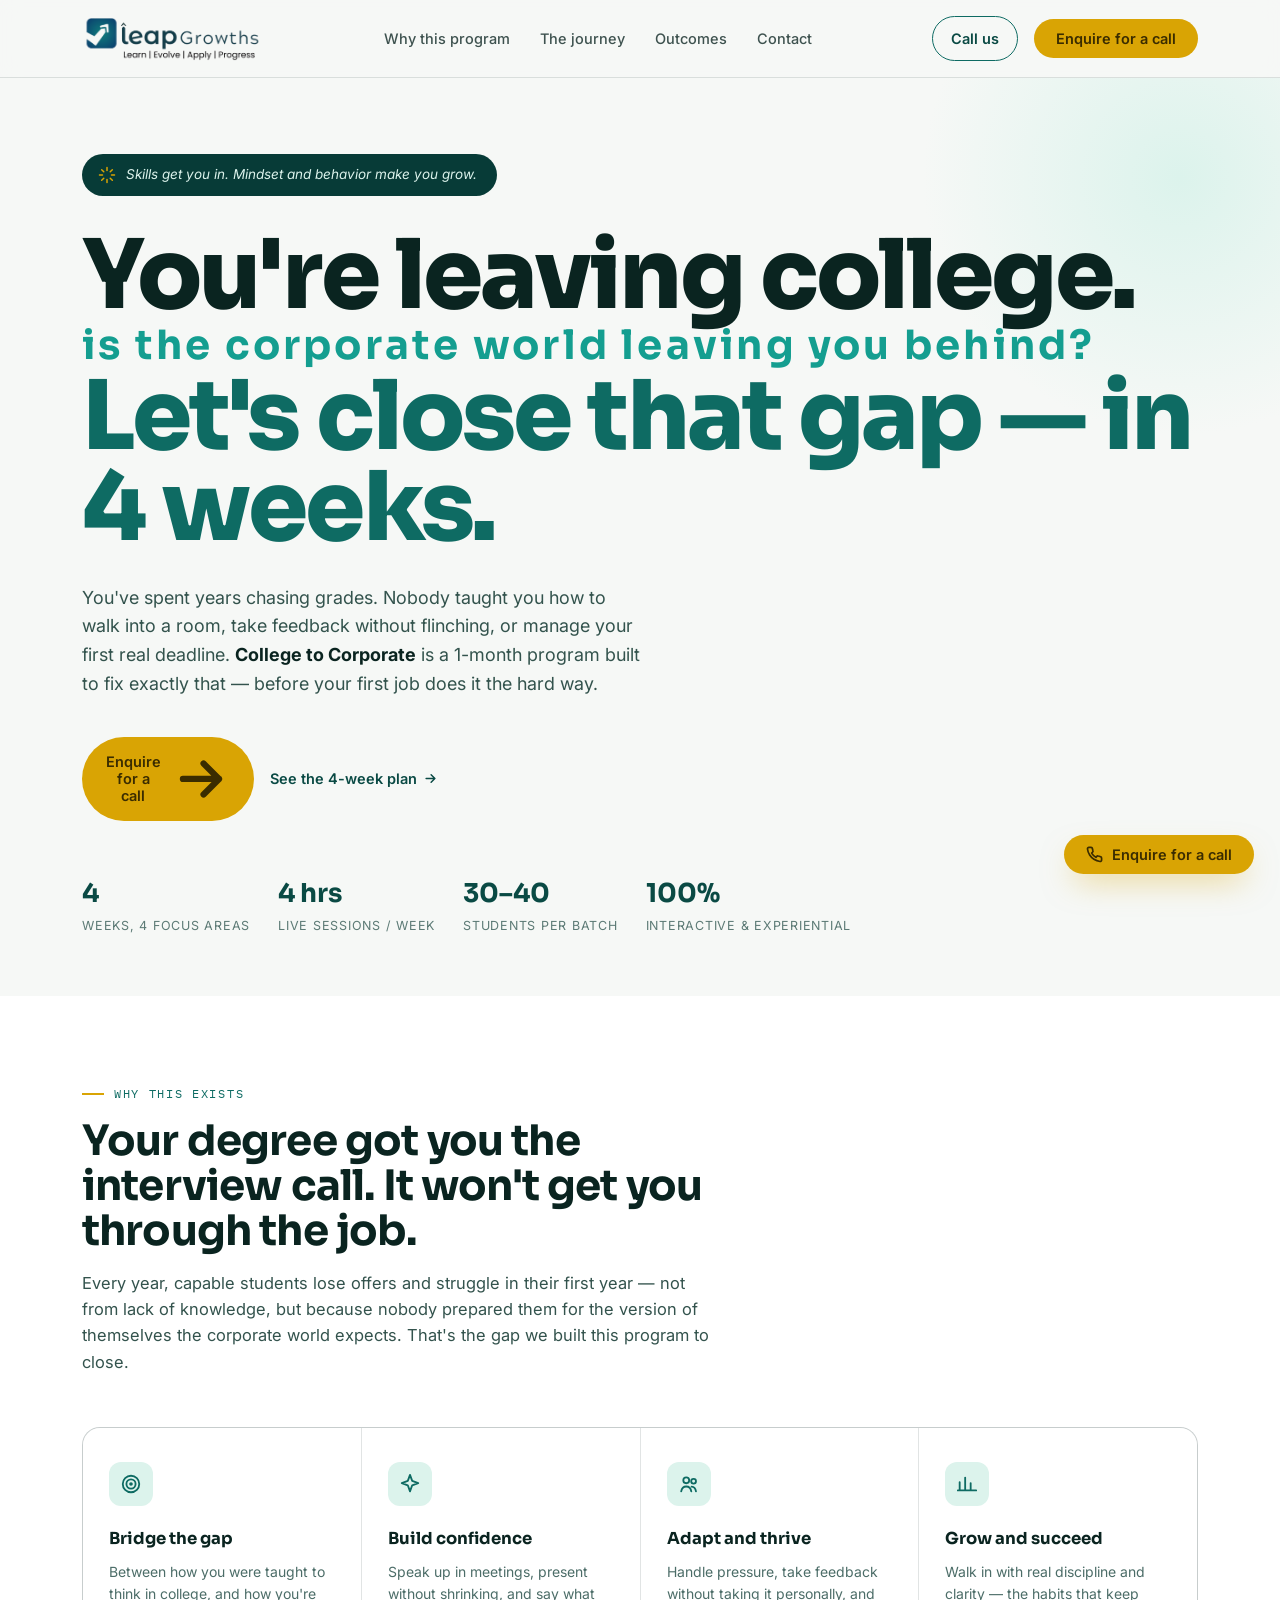
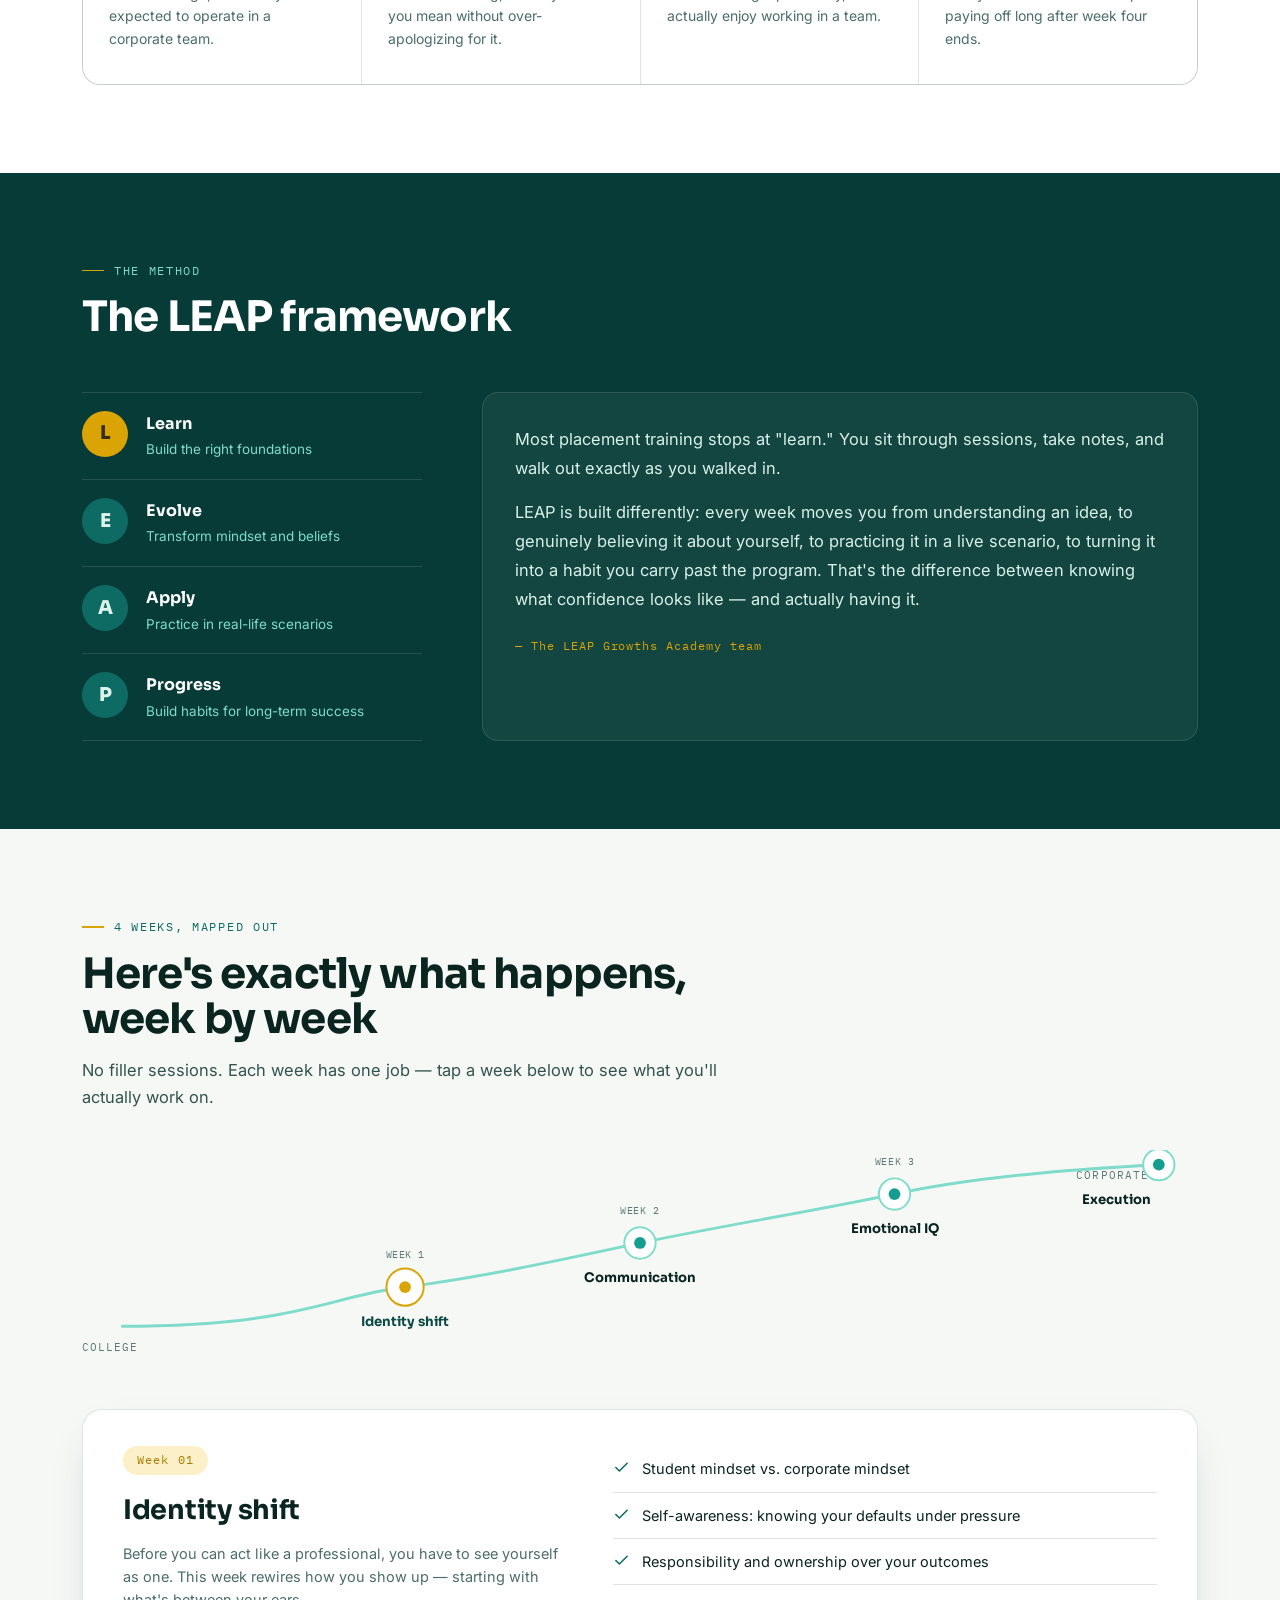
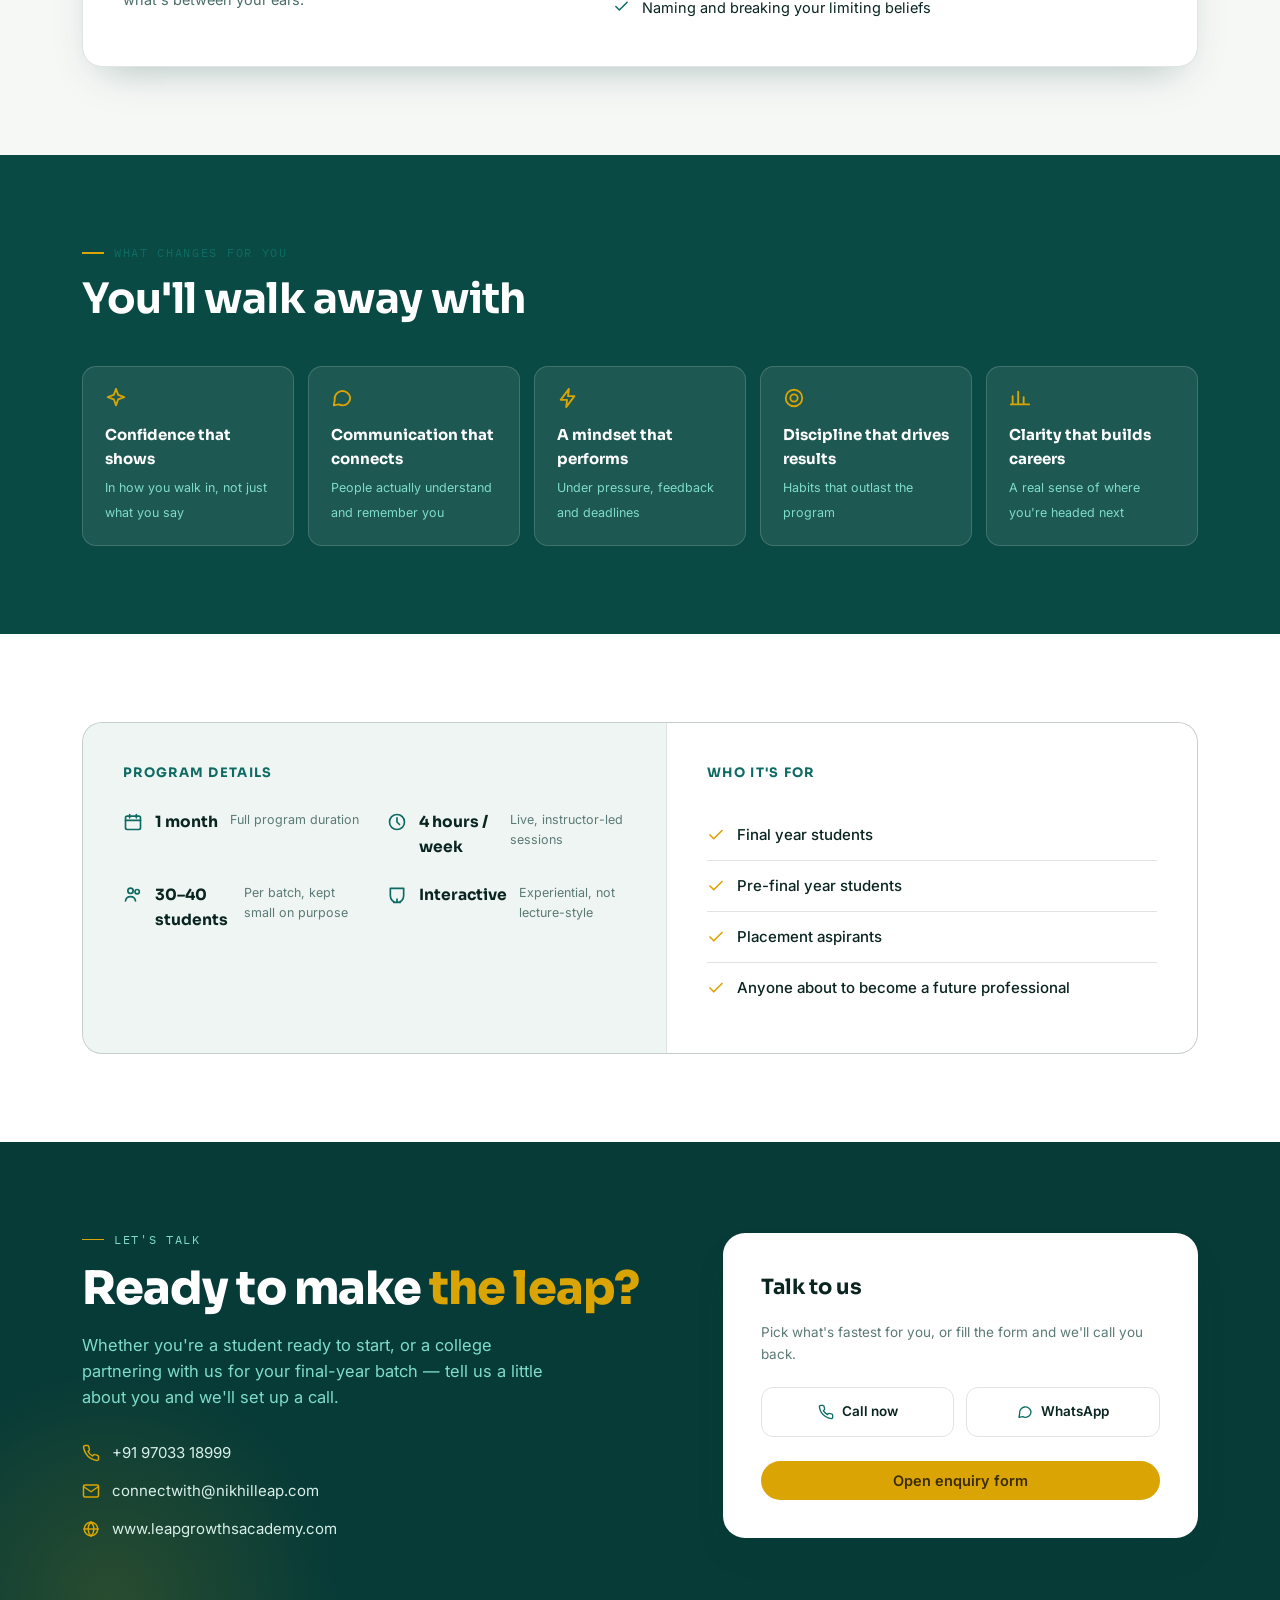
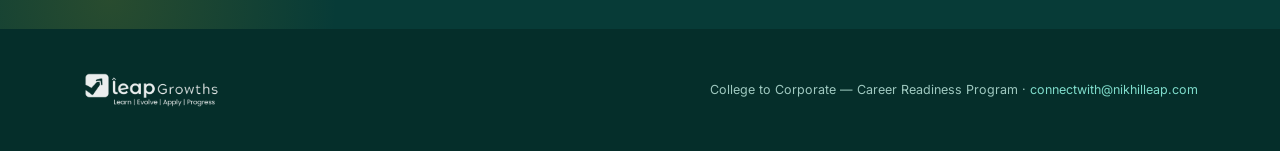
<file: c2c-crp.html>
<!DOCTYPE html>
<html lang="en">
<head>
<meta charset="UTF-8">
<meta name="viewport" content="width=device-width, initial-scale=1.0">
<title>College to Corporate — LEAP Growths Academy</title>
<link rel="icon" type="image/png" href="/images/favicon.png">
<link rel="preconnect" href="https://fonts.googleapis.com">
<link rel="preconnect" href="https://fonts.gstatic.com" crossorigin>
<link href="https://fonts.googleapis.com/css2?family=Sora:wght@400;600;700;800&family=Inter:wght@400;500;600&family=IBM+Plex+Mono:wght@500&display=swap" rel="stylesheet">
<style>
  :root{
    --ink:#0A2420;
    --teal-900:#073B37;
    --teal-800:#0A4A44;
    --teal-700:#0E6B63;
    --teal-500:#149E90;
    --teal-300:#7FDCCB;
    --teal-100:#DCF3EC;
    --paper:#F6F8F6;
    --paper-alt:#EEF5F2;
    --amber:#D9A404;
    --amber-dark:#A87C00;
    --amber-light:#FBF0C7;
    --line:rgba(10,36,32,0.12);
    --shadow:0 18px 40px -20px rgba(7,59,55,0.35);
    --disp:'Sora',sans-serif;
    --body:'Inter',sans-serif;
    --mono:'IBM Plex Mono',monospace;
  }
  *{box-sizing:border-box;margin:0;padding:0;}
  html{scroll-behavior:smooth;}
  body{
    font-family:var(--body);
    color:var(--ink);
    background:var(--paper);
    line-height:1.6;
    -webkit-font-smoothing:antialiased;
    overflow-x:hidden;
  }
  img,svg{display:block;max-width:100%;}
  a{color:inherit;text-decoration:none;}
  ul{list-style:none;}
  .wrap{max-width:1180px;margin:0 auto;padding:0 32px;}
  @media(max-width:640px){.wrap{padding:0 20px;}}

  /* ---------- reveal on scroll ---------- */
  .reveal{opacity:0;transform:translateY(28px);transition:opacity .7s ease, transform .7s ease;}
  .reveal.in-view{opacity:1;transform:translateY(0);}

  /* ---------- nav ---------- */
  header{
    position:sticky;top:0;z-index:50;
    background:rgba(246,248,246,0.88);
    backdrop-filter:blur(10px);
    border-bottom:1px solid var(--line);
  }
  .nav{display:flex;align-items:center;justify-content:space-between;padding:16px 32px;max-width:1180px;margin:0 auto;}
  .brand{display:flex;align-items:center;}
  .brand-logo{height:44px;width:auto;display:block;}
  @media(max-width:640px){.brand-logo{height:36px;}}
  .nav-links{display:flex;gap:30px;font-size:14.5px;font-weight:500;}
  .nav-links a{opacity:.78;transition:opacity .2s;}
  .nav-links a:hover{opacity:1;}
  .nav-cta{display:flex;align-items:center;gap:16px;}
  .btn{
    display:inline-flex;align-items:center;gap:8px;
    font-family:var(--body);font-weight:600;font-size:14.5px;
    padding:11px 22px;border-radius:100px;border:none;cursor:pointer;
    transition:transform .18s ease, box-shadow .18s ease, background .18s ease;
  }
  .btn-amber{background:var(--amber);color:#3A2C00;}
  .btn-amber:hover{background:var(--amber-dark);color:#fff;transform:translateY(-2px);box-shadow:0 10px 24px -8px rgba(217,164,4,.55);}
  .btn-ghost{background:transparent;border:1.5px solid var(--teal-700);color:var(--teal-800);}
  .btn-ghost:hover{background:var(--teal-800);color:#fff;transform:translateY(-2px);}
  .btn-line{background:none;border:none;color:var(--teal-800);font-weight:600;font-size:14.5px;display:inline-flex;align-items:center;gap:6px;cursor:pointer;padding:0;}
  .btn-line svg{width:15px;height:15px;transition:transform .2s;}
  .btn-line:hover svg{transform:translateX(4px);}
  .menu-toggle{display:none;background:none;border:none;cursor:pointer;padding:6px;}
  .menu-toggle svg{width:24px;height:24px;stroke:var(--ink);}
  @media(max-width:900px){
    .nav-links{display:none;}
    .nav-cta .btn-ghost{display:none;}
  }
  @media(max-width:640px){.nav{padding:14px 20px;}}

  /* ---------- hero ---------- */
  .hero{position:relative;padding:76px 0 60px;overflow:hidden;}
  .hero::before{
    content:"";position:absolute;top:-160px;right:-160px;width:520px;height:520px;
    background:radial-gradient(circle,var(--teal-100) 0%, transparent 70%);
    z-index:0;
  }
  .hero-inner{position:relative;z-index:1;}
  .quote-pill{
    display:inline-flex;align-items:center;gap:10px;
    background:var(--teal-900);color:var(--teal-100);
    padding:10px 20px 10px 16px;border-radius:100px;
    font-size:13.5px;font-style:italic;margin-bottom:34px;
  }
  .quote-pill svg{width:18px;height:18px;flex-shrink:0;stroke:var(--amber);}
  .hero h1{
    font-family:var(--disp);font-weight:800;letter-spacing:-0.03em;
    font-size:clamp(46px,8vw,96px);line-height:0.95;
  }
  .hero h1 .line1{display:block;color:var(--ink);}
  .hero h1 .line2{display:block;color:var(--teal-500);font-size:0.42em;font-weight:700;letter-spacing:.08em;margin:6px 0;}
  .hero h1 .line3{
    display:block;
    background:#0E6B63;
    -webkit-background-clip:text;background-clip:text;color:transparent;
  }
  .hero-sub{max-width:560px;font-size:18px;color:#33534D;margin:30px 0 38px;}
  .hero-sub strong{color:var(--ink);}
  .hero-ctas{display:flex;gap:16px;flex-wrap:wrap;align-items:center;}
  .hero-meta{display:flex;gap:28px;margin-top:52px;flex-wrap:wrap;}
  .hero-meta div{display:flex;flex-direction:column;}
  .hero-meta b{font-family:var(--disp);font-size:26px;color:var(--teal-800);}
  .hero-meta span{font-size:12.5px;color:#5C7A75;text-transform:uppercase;letter-spacing:.06em;margin-top:2px;}

  /* ---------- section labels ---------- */
  .eyebrow{
    font-family:var(--mono);font-size:12px;letter-spacing:.14em;text-transform:uppercase;
    color:var(--teal-700);display:flex;align-items:center;gap:10px;margin-bottom:14px;
  }
  .eyebrow::before{content:"";width:22px;height:1.5px;background:var(--amber);}
  .section-title{font-family:var(--disp);font-weight:700;font-size:clamp(28px,3.6vw,42px);letter-spacing:-0.02em;line-height:1.08;}
  section{padding:88px 0;}
  @media(max-width:640px){section{padding:60px 0;}}

  /* ---------- why ---------- */
  .why{background:#fff;}
  .why-head{max-width:640px;margin-bottom:52px;}
  .why-lead{font-size:16.5px;color:#33534D;margin-top:16px;}
  .why-grid{display:grid;grid-template-columns:repeat(4,1fr);gap:1px;background:var(--line);border:1px solid var(--line);border-radius:18px;overflow:hidden;}
  @media(max-width:900px){.why-grid{grid-template-columns:repeat(2,1fr);}}
  @media(max-width:560px){.why-grid{grid-template-columns:1fr;}}
  .why-card{background:#fff;padding:34px 26px;transition:background .25s;}
  .why-card:hover{background:var(--paper-alt);}
  .why-icon{width:44px;height:44px;border-radius:12px;background:var(--teal-100);display:flex;align-items:center;justify-content:center;margin-bottom:20px;}
  .why-icon svg{width:22px;height:22px;stroke:var(--teal-700);}
  .why-card h3{font-family:var(--disp);font-size:16.5px;font-weight:700;margin-bottom:8px;}
  .why-card p{font-size:14px;color:#4C6D68;}

  /* ---------- framework ---------- */
  .framework{background:var(--teal-900);color:#fff;}
  .framework .eyebrow{color:var(--teal-300);}
  .framework .eyebrow::before{background:var(--amber);}
  .framework-grid{display:grid;grid-template-columns:340px 1fr;gap:60px;margin-top:52px;}
  @media(max-width:840px){.framework-grid{grid-template-columns:1fr;gap:36px;}}
  .leap-list{display:flex;flex-direction:column;}
  .leap-item{display:flex;gap:18px;padding:18px 0;border-top:1px solid rgba(255,255,255,0.12);}
  .leap-item:last-child{border-bottom:1px solid rgba(255,255,255,0.12);}
  .leap-letter{
    width:46px;height:46px;border-radius:50%;flex-shrink:0;
    background:var(--teal-700);color:var(--teal-100);
    display:flex;align-items:center;justify-content:center;
    font-family:var(--disp);font-weight:800;font-size:19px;
  }
  .leap-item.active .leap-letter{background:var(--amber);color:#3A2C00;}
  .leap-item h4{font-family:var(--disp);font-size:16px;margin-bottom:3px;}
  .leap-item p{font-size:13.5px;color:var(--teal-300);}
  .framework-note{
    background:rgba(255,255,255,0.05);border:1px solid rgba(255,255,255,0.12);
    border-radius:16px;padding:32px;
  }
  .framework-note p{font-size:16.5px;color:#D9F0EA;line-height:1.75;}
  .framework-note p + p{margin-top:16px;}
  .framework-note .sign{margin-top:22px;font-family:var(--mono);font-size:12px;color:var(--amber);letter-spacing:.08em;}

  /* ---------- journey / growth path ---------- */
  .journey{background:var(--paper);}
  .journey-head{max-width:680px;margin-bottom:40px;}
  .journey-lead{font-size:16.5px;color:#33534D;margin-top:16px;}
  .path-wrap{position:relative;margin:20px 0 44px;}
  .path-svg{width:100%;height:auto;}
  .path-line{fill:none;stroke:var(--teal-300);stroke-width:3;stroke-dasharray:1400;stroke-dashoffset:1400;transition:stroke-dashoffset 1.6s cubic-bezier(.4,0,.2,1);}
  .path-line.drawn{stroke-dashoffset:0;}
  .path-endpoint{font-family:var(--mono);font-size:11px;letter-spacing:.1em;text-transform:uppercase;fill:#5C7A75;}
  .node{cursor:pointer;}
  .node circle.ring{fill:#fff;stroke:var(--teal-300);stroke-width:2;transition:stroke .2s, r .2s;}
  .node circle.dot{fill:var(--teal-500);transition:fill .2s;}
  .node.active circle.ring{stroke:var(--amber);r:19;}
  .node.active circle.dot{fill:var(--amber);}
  .node text.wk{font-family:var(--mono);font-size:10.5px;fill:#5C7A75;letter-spacing:.05em;}
  .node text.name{font-family:var(--disp);font-weight:700;font-size:13.5px;fill:var(--ink);}
  .node.active text.name{fill:var(--teal-800);}

  .week-panels{position:relative;}
  .week-panel{display:none;}
  .week-panel.show{display:block;}
  .week-card{
    background:#fff;border:1px solid var(--line);border-radius:20px;
    padding:36px 40px;box-shadow:var(--shadow);
    display:grid;grid-template-columns:1fr 1.2fr;gap:36px;align-items:start;
  }
  @media(max-width:760px){.week-card{grid-template-columns:1fr;padding:28px 24px;}}
  .week-card .wk-tag{
    display:inline-block;font-family:var(--mono);font-size:11.5px;letter-spacing:.1em;
    background:var(--amber-light);color:var(--amber-dark);padding:5px 14px;border-radius:100px;margin-bottom:14px;
  }
  .week-card h3{font-family:var(--disp);font-weight:700;font-size:27px;letter-spacing:-0.01em;margin-bottom:10px;}
  .week-card .wk-desc{font-size:14.5px;color:#4C6D68;}
  .week-bullets li{
    display:flex;gap:12px;align-items:flex-start;padding:11px 0;border-top:1px solid var(--line);font-size:14.5px;
  }
  .week-bullets li:first-child{border-top:none;}
  .week-bullets svg{width:17px;height:17px;stroke:var(--teal-600,var(--teal-700));flex-shrink:0;margin-top:2px;}

  /* ---------- outcomes ---------- */
  .outcomes{background:var(--teal-800);color:#fff;}
  .outcomes-head{max-width:600px;}
  .outcomes-head .section-title{color:#fff;}
  .chip-row{display:flex;flex-wrap:wrap;gap:14px;margin-top:44px;}
  .chip{
    background:rgba(255,255,255,0.08);border:1px solid rgba(255,255,255,0.16);
    border-radius:14px;padding:20px 22px;flex:1 1 190px;
    transition:background .2s, border-color .2s, transform .2s;
  }
  .chip:hover{background:rgba(255,255,255,0.14);border-color:var(--amber);transform:translateY(-3px);}
  .chip svg{width:22px;height:22px;stroke:var(--amber);margin-bottom:14px;}
  .chip b{display:block;font-family:var(--disp);font-size:15px;margin-bottom:3px;}
  .chip span{font-size:12.5px;color:var(--teal-300);}

  /* ---------- details + ideal ---------- */
  .details{background:#fff;}
  .details-grid{display:grid;grid-template-columns:1.1fr 1fr;gap:1px;background:var(--line);border:1px solid var(--line);border-radius:20px;overflow:hidden;}
  @media(max-width:840px){.details-grid{grid-template-columns:1fr;}}
  .details-col{background:var(--paper-alt);padding:40px;}
  .details-col h3{font-family:var(--disp);font-size:13px;letter-spacing:.1em;text-transform:uppercase;color:var(--teal-700);margin-bottom:26px;}
  .detail-items{display:grid;grid-template-columns:1fr 1fr;gap:24px;}
  .detail-items div{display:flex;gap:12px;align-items:flex-start;}
  .detail-items svg{width:20px;height:20px;stroke:var(--teal-700);flex-shrink:0;margin-top:2px;}
  .detail-items b{display:block;font-family:var(--disp);font-size:15.5px;}
  .detail-items span{font-size:12.5px;color:#5C7A75;}
  .ideal-col{background:#fff;padding:40px;}
  .ideal-col h3{font-family:var(--disp);font-size:13px;letter-spacing:.1em;text-transform:uppercase;color:var(--teal-700);margin-bottom:26px;}
  .ideal-list li{display:flex;gap:12px;align-items:center;padding:13px 0;border-top:1px solid var(--line);font-size:15px;font-weight:500;}
  .ideal-list li:first-child{border-top:none;}
  .ideal-list svg{width:18px;height:18px;stroke:var(--amber);flex-shrink:0;}

  /* ---------- contact / CTA ---------- */
  .contact{background:var(--teal-900);color:#fff;position:relative;overflow:hidden;}
  .contact::after{
    content:"";position:absolute;bottom:-200px;left:-120px;width:460px;height:460px;
    background:radial-gradient(circle,rgba(217,164,4,0.16) 0%, transparent 70%);
  }
  .contact-inner{position:relative;z-index:1;display:grid;grid-template-columns:1.1fr .9fr;gap:60px;align-items:center;}
  @media(max-width:900px){.contact-inner{grid-template-columns:1fr;gap:36px;}}
  .contact h2{font-family:var(--disp);font-weight:800;font-size:clamp(30px,4.2vw,46px);letter-spacing:-0.02em;line-height:1.1;}
  .contact h2 span{color:var(--amber);}
  .contact p{font-size:16.5px;color:var(--teal-300);margin:18px 0 30px;max-width:480px;}
  .contact-links{display:flex;flex-direction:column;gap:14px;margin-top:8px;}
  .contact-links a{display:flex;align-items:center;gap:12px;font-size:15px;color:#D9F0EA;transition:color .2s;}
  .contact-links a:hover{color:var(--amber);}
  .contact-links svg{width:18px;height:18px;stroke:var(--amber);flex-shrink:0;}
  .contact-card{
    background:#fff;color:var(--ink);border-radius:22px;padding:38px;box-shadow:var(--shadow);
  }
  .contact-card h3{font-family:var(--disp);font-size:21px;margin-bottom:8px;}
  .contact-card p.small{font-size:13.5px;color:#5C7A75;margin-bottom:22px;}
  .quick-btns{display:grid;grid-template-columns:1fr 1fr;gap:12px;margin-bottom:18px;}
  .quick-btn{
    display:flex;align-items:center;justify-content:center;gap:8px;
    border:1.5px solid var(--line);border-radius:12px;padding:13px;font-size:13.5px;font-weight:600;
    transition:border-color .2s, background .2s;
  }
  .quick-btn:hover{border-color:var(--teal-700);background:var(--paper-alt);}
  .quick-btn svg{width:16px;height:16px;stroke:var(--teal-700);}

  /* ---------- floating cta ---------- */
  .float-cta{
    position:fixed;bottom:26px;right:26px;z-index:60;
    display:flex;align-items:center;gap:9px;
    box-shadow:0 14px 32px -10px rgba(217,164,4,.5);
  }
  @media(max-width:560px){.float-cta{right:16px;bottom:16px;padding:12px 18px;font-size:13.5px;}}

  /* ---------- modal ---------- */
  .modal-overlay{
    position:fixed;inset:0;background:rgba(7,20,18,0.6);backdrop-filter:blur(3px);
    display:flex;align-items:center;justify-content:center;padding:24px;z-index:100;
    opacity:0;pointer-events:none;transition:opacity .25s ease;
  }
  .modal-overlay.open{opacity:1;pointer-events:auto;}
  .modal{
    background:#fff;border-radius:22px;max-width:460px;width:100%;padding:36px;
    max-height:88vh;overflow-y:auto;position:relative;
    transform:translateY(18px) scale(.98);transition:transform .25s ease;
  }
  .modal-overlay.open .modal{transform:translateY(0) scale(1);}
  .modal-close{position:absolute;top:18px;right:18px;background:var(--paper-alt);border:none;width:34px;height:34px;border-radius:50%;cursor:pointer;display:flex;align-items:center;justify-content:center;}
  .modal-close svg{width:16px;height:16px;stroke:var(--ink);}
  .modal-eyebrow{font-family:var(--mono);font-size:11px;letter-spacing:.12em;text-transform:uppercase;color:var(--teal-700);margin-bottom:10px;}
  .modal h3{font-family:var(--disp);font-weight:700;font-size:23px;margin-bottom:8px;}
  .modal p.sub{font-size:13.5px;color:#5C7A75;margin-bottom:26px;}
  .field{margin-bottom:16px;}
  .field label{display:block;font-size:12.5px;font-weight:600;color:var(--teal-800);margin-bottom:6px;}
  .field input,.field select,.field textarea{
    width:100%;border:1.5px solid var(--line);border-radius:10px;padding:11px 13px;
    font-family:var(--body);font-size:14.5px;color:var(--ink);background:var(--paper);
    transition:border-color .2s;
  }
  .field input:focus,.field select:focus,.field textarea:focus{outline:none;border-color:var(--teal-500);}
  .field textarea{resize:vertical;min-height:70px;}
  .field-error{font-size:12px;color:#C23B2E;margin-top:5px;display:none;}
  .field.err input,.field.err select{border-color:#C23B2E;}
  .field.err .field-error{display:block;}
  .modal-submit{width:100%;justify-content:center;margin-top:6px;}
  .btn:disabled{opacity:.6;cursor:not-allowed;transform:none;box-shadow:none;}
  .form-submit-error{font-size:13px;color:#C23B2E;margin-top:12px;}
  .success-state{text-align:center;padding:20px 0;}
  .success-state .tick{width:58px;height:58px;border-radius:50%;background:var(--teal-100);display:flex;align-items:center;justify-content:center;margin:0 auto 20px;}
  .success-state .tick svg{width:28px;height:28px;stroke:var(--teal-700);}
  .success-state h3{margin-bottom:8px;}
  .success-state p{font-size:14px;color:#5C7A75;margin-bottom:22px;}

  /* ---------- footer ---------- */
  footer{background:#052E2A;color:#9FC9C0;padding:44px 0;}
  .footer-inner{display:flex;justify-content:space-between;align-items:center;flex-wrap:wrap;gap:16px;}
  footer .fine{font-size:12.5px;}
  footer .fine a{color:var(--teal-300);}

  @media(max-width:640px){
    .quote-pill{font-size:12px;padding:9px 16px 9px 14px;}
    .hero-meta{gap:22px;}
  }
</style>
</head>
<body>

<header>
  <nav class="nav">
    <a href="#" class="brand" aria-label="LEAP Growths Academy — home">
      <img src="/images/full logo without bg.png" alt="LEAP Growths Academy" class="brand-logo">
    </a>
    <div class="nav-links">
      <a href="#why">Why this program</a>
      <a href="#journey">The journey</a>
      <a href="#outcomes">Outcomes</a>
      <a href="#contact">Contact</a>
    </div>
    <div class="nav-cta">
      <a href="tel:+919703318999" class="btn-ghost btn" style="padding:10px 18px;">Call us</a>
      <button class="btn btn-amber" onclick="openModal()">Enquire for a call</button>
    </div>
  </nav>
</header>

<section class="hero">
  <div class="wrap hero-inner">
    <div class="quote-pill">
      <svg viewBox="0 0 24 24" fill="none" stroke-width="2" stroke-linecap="round" stroke-linejoin="round"><path d="M12 2v4M12 18v4M4.9 4.9l2.8 2.8M16.3 16.3l2.8 2.8M2 12h4M18 12h4M4.9 19.1l2.8-2.8M16.3 7.7l2.8-2.8"/></svg>
      Skills get you in. Mindset and behavior make you grow.
    </div>
    <h1>
      <span class="line1">You're leaving college.</span>
      <span class="line2">is the corporate world leaving you behind?</span>
      <span class="line3">Let's close that gap — in 4 weeks.</span>
    </h1>
    <p class="hero-sub">
      You've spent years chasing grades. Nobody taught you how to walk into a room, take feedback without flinching, or manage your first real deadline. <strong>College to Corporate</strong> is a 1-month program built to fix exactly that — before your first job does it the hard way.
    </p>
    <div class="hero-ctas">
      <button class="btn btn-amber" onclick="openModal()">
        Enquire for a call
        <svg viewBox="0 0 24 24" fill="none" stroke="currentColor" stroke-width="2.4" stroke-linecap="round" stroke-linejoin="round"><path d="M5 12h14M13 6l6 6-6 6"/></svg>
      </button>
      <a href="#journey" class="btn-line">
        See the 4-week plan
        <svg viewBox="0 0 24 24" fill="none" stroke="currentColor" stroke-width="2.4" stroke-linecap="round" stroke-linejoin="round"><path d="M5 12h14M13 6l6 6-6 6"/></svg>
      </a>
    </div>
    <div class="hero-meta">
      <div><b>4</b><span>Weeks, 4 focus areas</span></div>
      <div><b>4 hrs</b><span>Live sessions / week</span></div>
      <div><b>30–40</b><span>Students per batch</span></div>
      <div><b>100%</b><span>Interactive & experiential</span></div>
    </div>
  </div>
</section>

<section class="why" id="why">
  <div class="wrap">
    <div class="why-head reveal">
      <div class="eyebrow">Why this exists</div>
      <h2 class="section-title">Your degree got you the interview call. It won't get you through the job.</h2>
      <p class="why-lead">Every year, capable students lose offers and struggle in their first year — not from lack of knowledge, but because nobody prepared them for the version of themselves the corporate world expects. That's the gap we built this program to close.</p>
    </div>
    <div class="why-grid reveal">
      <div class="why-card">
        <div class="why-icon"><svg viewBox="0 0 24 24" fill="none" stroke="currentColor" stroke-width="2" stroke-linecap="round" stroke-linejoin="round"><circle cx="12" cy="12" r="9"/><circle cx="12" cy="12" r="5"/><circle cx="12" cy="12" r="1"/></svg></div>
        <h3>Bridge the gap</h3>
        <p>Between how you were taught to think in college, and how you're expected to operate in a corporate team.</p>
      </div>
      <div class="why-card">
        <div class="why-icon"><svg viewBox="0 0 24 24" fill="none" stroke="currentColor" stroke-width="2" stroke-linecap="round" stroke-linejoin="round"><path d="M12 2l2.4 6.6L21 11l-6.6 2.4L12 20l-2.4-6.6L3 11l6.6-2.4L12 2z"/></svg></div>
        <h3>Build confidence</h3>
        <p>Speak up in meetings, present without shrinking, and say what you mean without over-apologizing for it.</p>
      </div>
      <div class="why-card">
        <div class="why-icon"><svg viewBox="0 0 24 24" fill="none" stroke="currentColor" stroke-width="2" stroke-linecap="round" stroke-linejoin="round"><circle cx="9" cy="8" r="3.2"/><circle cx="17" cy="9" r="2.6"/><path d="M3.5 20c.6-3.5 3-5.3 5.5-5.3s4.9 1.8 5.5 5.3M14.8 14.8c2.4.2 4.3 1.9 4.8 5.2"/></svg></div>
        <h3>Adapt and thrive</h3>
        <p>Handle pressure, take feedback without taking it personally, and actually enjoy working in a team.</p>
      </div>
      <div class="why-card">
        <div class="why-icon"><svg viewBox="0 0 24 24" fill="none" stroke="currentColor" stroke-width="2" stroke-linecap="round" stroke-linejoin="round"><path d="M4 19V10M10 19V5M16 19v-8M22 19H2"/></svg></div>
        <h3>Grow and succeed</h3>
        <p>Walk in with real discipline and clarity — the habits that keep paying off long after week four ends.</p>
      </div>
    </div>
  </div>
</section>

<section class="framework">
  <div class="wrap">
    <div class="reveal">
      <div class="eyebrow">The method</div>
      <h2 class="section-title" style="color:#fff;">The LEAP framework</h2>
    </div>
    <div class="framework-grid reveal">
      <div class="leap-list">
        <div class="leap-item active" data-letter="L">
          <div class="leap-letter">L</div>
          <div><h4>Learn</h4><p>Build the right foundations</p></div>
        </div>
        <div class="leap-item" data-letter="E">
          <div class="leap-letter">E</div>
          <div><h4>Evolve</h4><p>Transform mindset and beliefs</p></div>
        </div>
        <div class="leap-item" data-letter="A">
          <div class="leap-letter">A</div>
          <div><h4>Apply</h4><p>Practice in real-life scenarios</p></div>
        </div>
        <div class="leap-item" data-letter="P">
          <div class="leap-letter">P</div>
          <div><h4>Progress</h4><p>Build habits for long-term success</p></div>
        </div>
      </div>
      <div class="framework-note">
        <p>Most placement training stops at "learn." You sit through sessions, take notes, and walk out exactly as you walked in.</p>
        <p>LEAP is built differently: every week moves you from understanding an idea, to genuinely believing it about yourself, to practicing it in a live scenario, to turning it into a habit you carry past the program. That's the difference between knowing what confidence looks like — and actually having it.</p>
        <div class="sign">— The LEAP Growths Academy team</div>
      </div>
    </div>
  </div>
</section>

<section class="journey" id="journey">
  <div class="wrap">
    <div class="journey-head reveal">
      <div class="eyebrow">4 weeks, mapped out</div>
      <h2 class="section-title">Here's exactly what happens, week by week</h2>
      <p class="journey-lead">No filler sessions. Each week has one job — tap a week below to see what you'll actually work on.</p>
    </div>

    <div class="path-wrap reveal">
      <svg class="path-svg" viewBox="0 0 1140 220" id="pathSvg">
        <text x="0" y="205" class="path-endpoint">College</text>
        <text x="1090" y="30" class="path-endpoint" text-anchor="end">Corporate</text>
        <path class="path-line" id="growthPath" d="M40,180 C220,180 250,150 330,140 S 500,110 570,95 S 760,60 830,45 S 1000,20 1100,15"/>
        <g class="node active" data-week="1" transform="translate(330,140)">
          <circle class="ring" r="16"/><circle class="dot" r="6"/>
          <text class="wk" x="0" y="-30" text-anchor="middle">WEEK 1</text>
          <text class="name" x="0" y="40" text-anchor="middle">Identity shift</text>
        </g>
        <g class="node" data-week="2" transform="translate(570,95)">
          <circle class="ring" r="16"/><circle class="dot" r="6"/>
          <text class="wk" x="0" y="-30" text-anchor="middle">WEEK 2</text>
          <text class="name" x="0" y="40" text-anchor="middle">Communication</text>
        </g>
        <g class="node" data-week="3" transform="translate(830,45)">
          <circle class="ring" r="16"/><circle class="dot" r="6"/>
          <text class="wk" x="0" y="-30" text-anchor="middle">WEEK 3</text>
          <text class="name" x="0" y="40" text-anchor="middle">Emotional IQ</text>
        </g>
        <g class="node" data-week="4" transform="translate(1100,15)">
          <circle class="ring" r="16"/><circle class="dot" r="6"/>
          <text class="wk" x="-8" y="-30" text-anchor="end">WEEK 4</text>
          <text class="name" x="-8" y="40" text-anchor="end">Execution</text>
        </g>
      </svg>
    </div>

    <div class="week-panels reveal">
      <div class="week-panel show" id="panel-1">
        <div class="week-card">
          <div>
            <span class="wk-tag">Week 01</span>
            <h3>Identity shift</h3>
            <p class="wk-desc">Before you can act like a professional, you have to see yourself as one. This week rewires how you show up — starting with what's between your ears.</p>
          </div>
          <ul class="week-bullets">
            <li><svg viewBox="0 0 24 24" fill="none" stroke="currentColor" stroke-width="2.2" stroke-linecap="round" stroke-linejoin="round"><path d="M20 6 9 17l-5-5"/></svg>Student mindset vs. corporate mindset</li>
            <li><svg viewBox="0 0 24 24" fill="none" stroke="currentColor" stroke-width="2.2" stroke-linecap="round" stroke-linejoin="round"><path d="M20 6 9 17l-5-5"/></svg>Self-awareness: knowing your defaults under pressure</li>
            <li><svg viewBox="0 0 24 24" fill="none" stroke="currentColor" stroke-width="2.2" stroke-linecap="round" stroke-linejoin="round"><path d="M20 6 9 17l-5-5"/></svg>Responsibility and ownership over your outcomes</li>
            <li><svg viewBox="0 0 24 24" fill="none" stroke="currentColor" stroke-width="2.2" stroke-linecap="round" stroke-linejoin="round"><path d="M20 6 9 17l-5-5"/></svg>Naming and breaking your limiting beliefs</li>
          </ul>
        </div>
      </div>
      <div class="week-panel" id="panel-2">
        <div class="week-card">
          <div>
            <span class="wk-tag">Week 02</span>
            <h3>Communication and confidence</h3>
            <p class="wk-desc">This is the week people notice change in you the most — how you speak, stand, and hold a room, in an interview or in a team meeting.</p>
          </div>
          <ul class="week-bullets">
            <li><svg viewBox="0 0 24 24" fill="none" stroke="currentColor" stroke-width="2.2" stroke-linecap="round" stroke-linejoin="round"><path d="M20 6 9 17l-5-5"/></svg>Speaking with clarity, not just volume</li>
            <li><svg viewBox="0 0 24 24" fill="none" stroke="currentColor" stroke-width="2.2" stroke-linecap="round" stroke-linejoin="round"><path d="M20 6 9 17l-5-5"/></svg>Overcoming the fear of being watched or judged</li>
            <li><svg viewBox="0 0 24 24" fill="none" stroke="currentColor" stroke-width="2.2" stroke-linecap="round" stroke-linejoin="round"><path d="M20 6 9 17l-5-5"/></svg>Body language that backs up what you're saying</li>
            <li><svg viewBox="0 0 24 24" fill="none" stroke="currentColor" stroke-width="2.2" stroke-linecap="round" stroke-linejoin="round"><path d="M20 6 9 17l-5-5"/></svg>Interview readiness and group discussion practice</li>
          </ul>
        </div>
      </div>
      <div class="week-panel" id="panel-3">
        <div class="week-card">
          <div>
            <span class="wk-tag">Week 03</span>
            <h3>Emotional intelligence</h3>
            <p class="wk-desc">Your first appraisal, your first tough manager, your first missed deadline — this week prepares you for the moments that actually test you at work.</p>
          </div>
          <ul class="week-bullets">
            <li><svg viewBox="0 0 24 24" fill="none" stroke="currentColor" stroke-width="2.2" stroke-linecap="round" stroke-linejoin="round"><path d="M20 6 9 17l-5-5"/></svg>Handling pressure and stress without shutting down</li>
            <li><svg viewBox="0 0 24 24" fill="none" stroke="currentColor" stroke-width="2.2" stroke-linecap="round" stroke-linejoin="round"><path d="M20 6 9 17l-5-5"/></svg>Taking feedback as data, not as a personal attack</li>
            <li><svg viewBox="0 0 24 24" fill="none" stroke="currentColor" stroke-width="2.2" stroke-linecap="round" stroke-linejoin="round"><path d="M20 6 9 17l-5-5"/></svg>Reading team dynamics and working across personalities</li>
            <li><svg viewBox="0 0 24 24" fill="none" stroke="currentColor" stroke-width="2.2" stroke-linecap="round" stroke-linejoin="round"><path d="M20 6 9 17l-5-5"/></svg>Resolving conflict without burning bridges</li>
          </ul>
        </div>
      </div>
      <div class="week-panel" id="panel-4">
        <div class="week-card">
          <div>
            <span class="wk-tag">Week 04</span>
            <h3>Discipline, growth and execution</h3>
            <p class="wk-desc">Everything you've built in three weeks means nothing without the habits to sustain it. This week turns insight into routine.</p>
          </div>
          <ul class="week-bullets">
            <li><svg viewBox="0 0 24 24" fill="none" stroke="currentColor" stroke-width="2.2" stroke-linecap="round" stroke-linejoin="round"><path d="M20 6 9 17l-5-5"/></svg>Time management that actually survives a busy week</li>
            <li><svg viewBox="0 0 24 24" fill="none" stroke="currentColor" stroke-width="2.2" stroke-linecap="round" stroke-linejoin="round"><path d="M20 6 9 17l-5-5"/></svg>Building habits that stick past the program</li>
            <li><svg viewBox="0 0 24 24" fill="none" stroke="currentColor" stroke-width="2.2" stroke-linecap="round" stroke-linejoin="round"><path d="M20 6 9 17l-5-5"/></svg>Career clarity — what you actually want next</li>
            <li><svg viewBox="0 0 24 24" fill="none" stroke="currentColor" stroke-width="2.2" stroke-linecap="round" stroke-linejoin="round"><path d="M20 6 9 17l-5-5"/></svg>Your personal growth roadmap to take with you</li>
          </ul>
        </div>
      </div>
    </div>
  </div>
</section>

<section class="outcomes" id="outcomes">
  <div class="wrap">
    <div class="outcomes-head reveal">
      <div class="eyebrow">What changes for you</div>
      <h2 class="section-title">You'll walk away with</h2>
    </div>
    <div class="chip-row reveal">
      <div class="chip">
        <svg viewBox="0 0 24 24" fill="none" stroke="currentColor" stroke-width="2" stroke-linecap="round" stroke-linejoin="round"><path d="M12 2l2.4 6.6L21 11l-6.6 2.4L12 20l-2.4-6.6L3 11l6.6-2.4L12 2z"/></svg>
        <b>Confidence that shows</b><span>In how you walk in, not just what you say</span>
      </div>
      <div class="chip">
        <svg viewBox="0 0 24 24" fill="none" stroke="currentColor" stroke-width="2" stroke-linecap="round" stroke-linejoin="round"><path d="M21 11.5a8.38 8.38 0 0 1-8.5 8.5 8.5 8.5 0 0 1-4-1L3 20l1-5.5a8.5 8.5 0 1 1 17-3z"/></svg>
        <b>Communication that connects</b><span>People actually understand and remember you</span>
      </div>
      <div class="chip">
        <svg viewBox="0 0 24 24" fill="none" stroke="currentColor" stroke-width="2" stroke-linecap="round" stroke-linejoin="round"><path d="M13 2 4 14h7l-1 8 9-12h-7l1-8z"/></svg>
        <b>A mindset that performs</b><span>Under pressure, feedback and deadlines</span>
      </div>
      <div class="chip">
        <svg viewBox="0 0 24 24" fill="none" stroke="currentColor" stroke-width="2" stroke-linecap="round" stroke-linejoin="round"><circle cx="12" cy="12" r="9"/><circle cx="12" cy="12" r="4"/></svg>
        <b>Discipline that drives results</b><span>Habits that outlast the program</span>
      </div>
      <div class="chip">
        <svg viewBox="0 0 24 24" fill="none" stroke="currentColor" stroke-width="2" stroke-linecap="round" stroke-linejoin="round"><path d="M4 19V10M10 19V5M16 19v-8M22 19H2"/></svg>
        <b>Clarity that builds careers</b><span>A real sense of where you're headed next</span>
      </div>
    </div>
  </div>
</section>

<section class="details">
  <div class="wrap">
    <div class="details-grid reveal">
      <div class="details-col">
        <h3>Program details</h3>
        <div class="detail-items">
          <div><svg viewBox="0 0 24 24" fill="none" stroke="currentColor" stroke-width="2" stroke-linecap="round" stroke-linejoin="round"><rect x="3" y="5" width="18" height="16" rx="2"/><path d="M16 3v4M8 3v4M3 10h18"/></svg><div><b>1 month</b><span>Full program duration</span></div></div>
          <div><svg viewBox="0 0 24 24" fill="none" stroke="currentColor" stroke-width="2" stroke-linecap="round" stroke-linejoin="round"><circle cx="12" cy="12" r="9"/><path d="M12 7v5l3 3"/></svg><div><b>4 hours / week</b><span>Live, instructor-led sessions</span></div></div>
          <div><svg viewBox="0 0 24 24" fill="none" stroke="currentColor" stroke-width="2" stroke-linecap="round" stroke-linejoin="round"><circle cx="9" cy="7" r="3.2"/><circle cx="17" cy="8" r="2.6"/><path d="M3 19c.6-3.3 2.9-5 6-5s5.4 1.7 6 5"/></svg><div><b>30–40 students</b><span>Per batch, kept small on purpose</span></div></div>
          <div><svg viewBox="0 0 24 24" fill="none" stroke="currentColor" stroke-width="2" stroke-linecap="round" stroke-linejoin="round"><path d="M8 21h8M12 17v4M4 4h16v9a8 8 0 0 1-16 0V4z"/></svg><div><b>Interactive</b><span>Experiential, not lecture-style</span></div></div>
        </div>
      </div>
      <div class="ideal-col">
        <h3>Who it's for</h3>
        <ul class="ideal-list">
          <li><svg viewBox="0 0 24 24" fill="none" stroke="currentColor" stroke-width="2.2" stroke-linecap="round" stroke-linejoin="round"><path d="M20 6 9 17l-5-5"/></svg>Final year students</li>
          <li><svg viewBox="0 0 24 24" fill="none" stroke="currentColor" stroke-width="2.2" stroke-linecap="round" stroke-linejoin="round"><path d="M20 6 9 17l-5-5"/></svg>Pre-final year students</li>
          <li><svg viewBox="0 0 24 24" fill="none" stroke="currentColor" stroke-width="2.2" stroke-linecap="round" stroke-linejoin="round"><path d="M20 6 9 17l-5-5"/></svg>Placement aspirants</li>
          <li><svg viewBox="0 0 24 24" fill="none" stroke="currentColor" stroke-width="2.2" stroke-linecap="round" stroke-linejoin="round"><path d="M20 6 9 17l-5-5"/></svg>Anyone about to become a future professional</li>
        </ul>
      </div>
    </div>
  </div>
</section>

<section class="contact" id="contact">
  <div class="wrap contact-inner">
    <div class="reveal">
      <div class="eyebrow" style="color:var(--teal-300);">Let's talk</div>
      <h2>Ready to make <span>the leap?</span></h2>
      <p>Whether you're a student ready to start, or a college partnering with us for your final-year batch — tell us a little about you and we'll set up a call.</p>
      <div class="contact-links">
        <a href="tel:+919703318999"><svg viewBox="0 0 24 24" fill="none" stroke="currentColor" stroke-width="2" stroke-linecap="round" stroke-linejoin="round"><path d="M22 16.9v3a2 2 0 0 1-2.2 2 19.8 19.8 0 0 1-8.6-3.1 19.5 19.5 0 0 1-6-6A19.8 19.8 0 0 1 2.1 4.2 2 2 0 0 1 4.1 2h3a2 2 0 0 1 2 1.7c.1 1 .4 2 .7 3a2 2 0 0 1-.5 2.1L8 10a16 16 0 0 0 6 6l1.2-1.3a2 2 0 0 1 2.1-.5c1 .3 2 .5 3 .7a2 2 0 0 1 1.7 2z"/></svg>+91 97033 18999</a>
        <a href="mailto:connectwith@nikhilleap.com"><svg viewBox="0 0 24 24" fill="none" stroke="currentColor" stroke-width="2" stroke-linecap="round" stroke-linejoin="round"><rect x="2" y="4" width="20" height="16" rx="2"/><path d="m22 6-10 7L2 6"/></svg>connectwith@nikhilleap.com</a>
        <a href="https://www.leapgrowthsacademy.com" target="_blank" rel="noopener"><svg viewBox="0 0 24 24" fill="none" stroke="currentColor" stroke-width="2" stroke-linecap="round" stroke-linejoin="round"><circle cx="12" cy="12" r="9"/><path d="M2.5 12h19M12 2.5a15 15 0 0 1 4 9.5 15 15 0 0 1-4 9.5 15 15 0 0 1-4-9.5 15 15 0 0 1 4-9.5z"/></svg>www.leapgrowthsacademy.com</a>
      </div>
    </div>
    <div class="contact-card reveal">
      <h3>Talk to us</h3>
      <p class="small">Pick what's fastest for you, or fill the form and we'll call you back.</p>
      <div class="quick-btns">
        <a class="quick-btn" href="tel:+919703318999"><svg viewBox="0 0 24 24" fill="none" stroke="currentColor" stroke-width="2" stroke-linecap="round" stroke-linejoin="round"><path d="M22 16.9v3a2 2 0 0 1-2.2 2 19.8 19.8 0 0 1-8.6-3.1 19.5 19.5 0 0 1-6-6A19.8 19.8 0 0 1 2.1 4.2 2 2 0 0 1 4.1 2h3a2 2 0 0 1 2 1.7c.1 1 .4 2 .7 3a2 2 0 0 1-.5 2.1L8 10a16 16 0 0 0 6 6l1.2-1.3a2 2 0 0 1 2.1-.5c1 .3 2 .5 3 .7a2 2 0 0 1 1.7 2z"/></svg>Call now</a>
        <a class="quick-btn" href="https://wa.me/919703318999?text=Hi%20Nikhil%2C%20I%20came%20across%20C2C-CRP%20from%20your%20webpage%20and%20I%27d%20like%20to%20know%20more%20about%20the%20program.%20Can%20we%20connect..%3F" target="_blank" rel="noopener"><svg viewBox="0 0 24 24" fill="none" stroke="currentColor" stroke-width="2" stroke-linecap="round" stroke-linejoin="round"><path d="M21 11.5a8.38 8.38 0 0 1-8.5 8.5 8.5 8.5 0 0 1-4-1L3 20l1-5.5a8.5 8.5 0 1 1 17-3z"/></svg>WhatsApp</a>
      </div>
      <button class="btn btn-amber modal-submit" onclick="openModal()">Open enquiry form</button>
    </div>
  </div>
</section>

<footer>
  <div class="wrap footer-inner">
    <img src="/images/full logo without bg.png" alt="LEAP Growths Academy" style="height:34px;width:auto;filter:brightness(0) invert(1);opacity:.92;">
    <div class="fine">College to Corporate — Career Readiness Program · <a href="mailto:connectwith@nikhilleap.com">connectwith@nikhilleap.com</a></div>
  </div>
</footer>

<button class="btn btn-amber float-cta" onclick="openModal()">
  <svg viewBox="0 0 24 24" fill="none" stroke="currentColor" stroke-width="2.4" stroke-linecap="round" stroke-linejoin="round" style="width:17px;height:17px;"><path d="M22 16.9v3a2 2 0 0 1-2.2 2 19.8 19.8 0 0 1-8.6-3.1 19.5 19.5 0 0 1-6-6A19.8 19.8 0 0 1 2.1 4.2 2 2 0 0 1 4.1 2h3a2 2 0 0 1 2 1.7c.1 1 .4 2 .7 3a2 2 0 0 1-.5 2.1L8 10a16 16 0 0 0 6 6l1.2-1.3a2 2 0 0 1 2.1-.5c1 .3 2 .5 3 .7a2 2 0 0 1 1.7 2z"/></svg>
  Enquire for a call
</button>

<div class="modal-overlay" id="modalOverlay" onclick="if(event.target===this)closeModal()">
  <div class="modal">
    <button class="modal-close" onclick="closeModal()" aria-label="Close">
      <svg viewBox="0 0 24 24" fill="none" stroke="currentColor" stroke-width="2.2" stroke-linecap="round" stroke-linejoin="round"><path d="M18 6 6 18M6 6l12 12"/></svg>
    </button>

    <div id="formView">
      <div class="modal-eyebrow">College to Corporate</div>
      <h3>Let's set up your call</h3>
      <p class="sub">Share a few details and our team will call you within one working day.</p>

      <form id="enquiryForm" novalidate>
        <div class="field" id="f-name">
          <label for="in-name">Full name</label>
          <input type="text" id="in-name" name="name" placeholder="Your name" autocomplete="name">
          <div class="field-error">Enter your name.</div>
        </div>
        <div class="field" id="f-phone">
          <label for="in-phone">Phone number</label>
          <input type="tel" id="in-phone" name="phone" placeholder="10-digit mobile number" autocomplete="tel">
          <div class="field-error">Enter a valid 10-digit number.</div>
        </div>
        <div class="field" id="f-email">
          <label for="in-email">Email</label>
          <input type="email" id="in-email" name="email" placeholder="you@example.com" autocomplete="email">
          <div class="field-error">Enter a valid email address.</div>
        </div>
        <div class="field" id="f-college">
          <label for="in-college">College / organization</label>
          <input type="text" id="in-college" name="organisation" placeholder="Where are you studying?" autocomplete="organization">
          <div class="field-error">Let us know your college or organization.</div>
        </div>
        <div class="field">
          <label for="in-status">You are a</label>
          <select id="in-status" name="status">
            <option value="Final year student">Final year student</option>
            <option value="Pre-final year student">Pre-final year student</option>
            <option value="Placement aspirant">Placement aspirant</option>
            <option value="College / training coordinator">College or training coordinator</option>
          </select>
        </div>
        <div class="field">
          <label for="in-msg">Anything you'd like us to know? (optional)</label>
          <textarea id="in-msg" name="message" placeholder="Batch size, preferred dates, questions..."></textarea>
        </div>
        <button type="submit" class="btn btn-amber modal-submit">Request a callback</button>
        <p class="form-submit-error" id="enquiry-error" hidden></p>
      </form>
    </div>

    <div id="successView" style="display:none;">
      <div class="success-state">
        <div class="tick"><svg viewBox="0 0 24 24" fill="none" stroke="currentColor" stroke-width="2.4" stroke-linecap="round" stroke-linejoin="round"><path d="M20 6 9 17l-5-5"/></svg></div>
        <h3>Request received</h3>
        <p>Thanks — we'll call you within one working day. For anything urgent, reach us directly below.</p>
        <div class="quick-btns">
          <a class="quick-btn" href="tel:+919703318999"><svg viewBox="0 0 24 24" fill="none" stroke="currentColor" stroke-width="2" stroke-linecap="round" stroke-linejoin="round"><path d="M22 16.9v3a2 2 0 0 1-2.2 2 19.8 19.8 0 0 1-8.6-3.1 19.5 19.5 0 0 1-6-6A19.8 19.8 0 0 1 2.1 4.2 2 2 0 0 1 4.1 2h3a2 2 0 0 1 2 1.7c.1 1 .4 2 .7 3a2 2 0 0 1-.5 2.1L8 10a16 16 0 0 0 6 6l1.2-1.3a2 2 0 0 1 2.1-.5c1 .3 2 .5 3 .7a2 2 0 0 1 1.7 2z"/></svg>Call now</a>
          <a class="quick-btn" href="https://wa.me/919703318999?text=Hi%20Nikhil%2C%20I%20came%20across%20C2C-CRP%20from%20your%20webpage%20and%20I%27d%20like%20to%20know%20more%20about%20the%20program.%20Can%20we%20connect..%3F" target="_blank" rel="noopener"><svg viewBox="0 0 24 24" fill="none" stroke="currentColor" stroke-width="2" stroke-linecap="round" stroke-linejoin="round"><path d="M21 11.5a8.38 8.38 0 0 1-8.5 8.5 8.5 8.5 0 0 1-4-1L3 20l1-5.5a8.5 8.5 0 1 1 17-3z"/></svg>WhatsApp</a>
        </div>
      </div>
    </div>
  </div>
</div>

<script src="./js/site-config.js"></script>
<script>
  // reveal on scroll
  const revealEls = document.querySelectorAll('.reveal');
  const io = new IntersectionObserver((entries)=>{
    entries.forEach(e=>{ if(e.isIntersecting){ e.target.classList.add('in-view'); io.unobserve(e.target); } });
  },{threshold:0.15});
  revealEls.forEach(el=>io.observe(el));

  // draw growth path once visible
  const pathEl = document.getElementById('growthPath');
  const pathWrap = document.querySelector('.path-wrap');
  const pathIo = new IntersectionObserver((entries)=>{
    entries.forEach(e=>{ if(e.isIntersecting){ pathEl.classList.add('drawn'); pathIo.unobserve(e.target); } });
  },{threshold:0.2});
  if(pathWrap) pathIo.observe(pathWrap);

  // week node <-> LEAP letter <-> panel sync
  const nodes = document.querySelectorAll('.node');
  const panels = document.querySelectorAll('.week-panel');
  const leapItems = document.querySelectorAll('.leap-item');
  function showWeek(n){
    nodes.forEach(node=>node.classList.toggle('active', node.dataset.week===n));
    panels.forEach(p=>p.classList.toggle('show', p.id==='panel-'+n));
    leapItems.forEach((it,i)=>it.classList.toggle('active', String(i+1)===n));
  }
  nodes.forEach(node=>{
    node.addEventListener('click', ()=> showWeek(node.dataset.week));
  });
  leapItems.forEach((it,i)=>{
    it.addEventListener('click', ()=> showWeek(String(i+1)));
    it.style.cursor='pointer';
  });

  const SCRIPT_FALLBACK =
    "https://script.google.com/macros/s/AKfycbwpvOS6jbCGplEcU-6xriKnXHAVcc49937G9dnlMZ-Gj0w5VEPuRr74aBBtRFC-t-RJ/exec";

  function scriptUrl(){
    var config = window.LEAP_CONFIG || {};
    var fromConfig = String(config.GOOGLE_SCRIPT_URL || "").trim();
    if (fromConfig && fromConfig.indexOf("http") === 0) return fromConfig;
    return SCRIPT_FALLBACK;
  }

  const overlay = document.getElementById('modalOverlay');
  const formView = document.getElementById('formView');
  const successView = document.getElementById('successView');
  const submitError = document.getElementById('enquiry-error');
  function openModal(){
    overlay.classList.add('open');
    document.body.style.overflow='hidden';
  }
  function closeModal(){
    overlay.classList.remove('open');
    document.body.style.overflow='';
  }
  function hideSubmitError(){
    if (!submitError) return;
    submitError.hidden = true;
    submitError.textContent = "";
  }
  function showSubmitError(message){
    if (!submitError) return;
    submitError.textContent = message;
    submitError.hidden = false;
  }
  document.addEventListener('keydown', (e)=>{ if(e.key==='Escape') closeModal(); });

  const form = document.getElementById('enquiryForm');
  form.addEventListener('submit', function(e){
    e.preventDefault();
    let valid = true;

    const nameEl = document.getElementById('in-name');
    const phoneEl = document.getElementById('in-phone');
    const emailEl = document.getElementById('in-email');
    const collegeEl = document.getElementById('in-college');
    const statusEl = document.getElementById('in-status');
    const messageEl = document.getElementById('in-msg');
    const submitButton = form.querySelector('[type="submit"]');

    function setErr(fieldId, ok){
      const f = document.getElementById(fieldId);
      f.classList.toggle('err', !ok);
      if(!ok) valid = false;
    }

    hideSubmitError();
    setErr('f-name', nameEl.value.trim().length>1);
    setErr('f-phone', /^[0-9]{10}$/.test(phoneEl.value.trim().replace(/\D/g,'').slice(-10)));
    setErr('f-email', /^[^\s@]+@[^\s@]+\.[^\s@]+$/.test(emailEl.value.trim()));
    setErr('f-college', collegeEl.value.trim().length>1);

    if(!valid) return;

    if (form.getAttribute("data-submitting") === "true") return;

    form.setAttribute("data-submitting", "true");
    if (submitButton) submitButton.disabled = true;

    fetch(scriptUrl(), {
      method: "POST",
      redirect: "follow",
      headers: {
        "Content-Type": "text/plain;charset=utf-8"
      },
      body: JSON.stringify({
        sheet: "Sheet2",
        source: "C2C-CRP",
        name: nameEl.value.trim(),
        phone: phoneEl.value.trim(),
        email: emailEl.value.trim(),
        organisation: collegeEl.value.trim(),
        status: statusEl ? statusEl.value : "",
        message: messageEl ? messageEl.value.trim() : ""
      })
    })
      .then(function (response) {
        return response.text().then(function (text) {
          let payload = {};
          try {
            payload = text ? JSON.parse(text) : {};
          } catch (error) {
            payload = {};
          }
          if (!response.ok || payload.result === "error") {
            throw new Error("submit-failed");
          }
        });
      })
      .then(function () {
        formView.style.display='none';
        successView.style.display='block';
        form.reset();
        document.querySelectorAll('.field.err').forEach(f=>f.classList.remove('err'));
      })
      .catch(function (error) {
        if (typeof console !== "undefined" && console.error) {
          console.error("C2C enquiry submit failed", error);
        }
        showSubmitError("Something went wrong. Please try again.");
      })
      .finally(function () {
        form.removeAttribute("data-submitting");
        if (submitButton) submitButton.disabled = false;
      });
  });

  ['in-name','in-phone','in-email','in-college'].forEach(id=>{
    document.getElementById(id).addEventListener('input', function(){
      this.closest('.field').classList.remove('err');
      hideSubmitError();
    });
  });

  overlay.addEventListener('transitionend', function(){
    if(!overlay.classList.contains('open')){
      formView.style.display='block';
      successView.style.display='none';
      hideSubmitError();
    }
  });
</script>

</body>
</html>
</file>
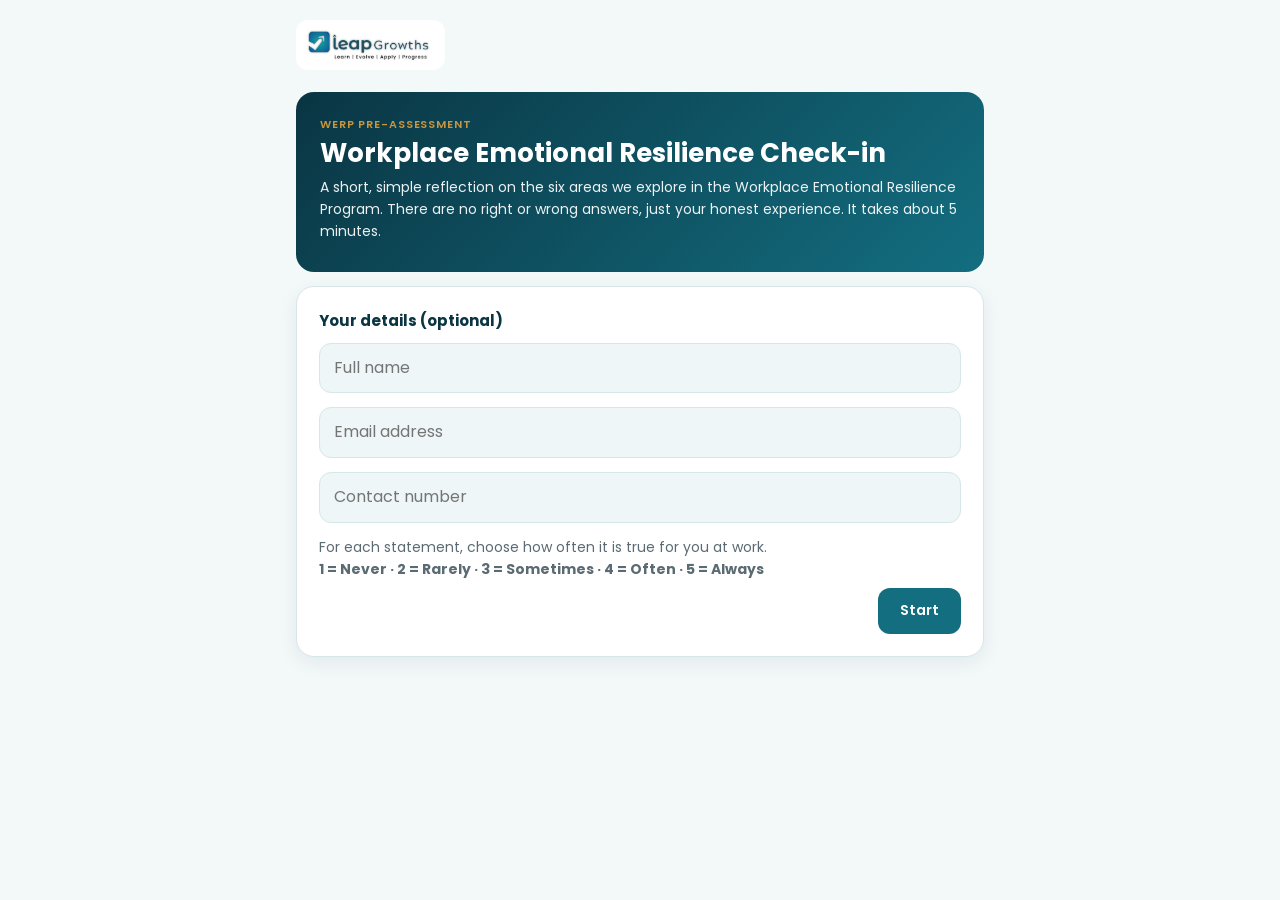
<file: werp-preassessment.html>
<!DOCTYPE html>
<html lang="en">
<head>
<meta charset="utf-8">
<meta name="viewport" content="width=device-width, initial-scale=1, viewport-fit=cover">
<title>WERP Pre-Assessment | LEAP Growths Academy</title>
<link rel="stylesheet" href="https://fonts.googleapis.com/css2?family=Poppins:wght@300;400;500;600;700&display=swap">
<style>
:root{--bg:#f3f8f9;--card:#fff;--ink:#1e2f38;--mute:#5b6b73;--navy:#0a3543;--teal:#136e80;--gold:#c8963e;--line:#d7e6e9;--soft:#eef6f7;--g:#1f9d6b;--b:#136e80;--o:#c8963e;box-sizing:border-box;padding-top:env(safe-area-inset-top,0px);padding-bottom:env(safe-area-inset-bottom,0px)}
@media (prefers-color-scheme:dark){:root:not([data-theme="light"]){--bg:#0b1a20;--card:#12272f;--ink:#e6f1f3;--mute:#9db7be;--navy:#e6f1f3;--teal:#4cc0d3;--line:#25424c;--soft:#0f222a;--g:#3ccf97;--b:#4cc0d3;--o:#e0ad57}}
:root[data-theme="dark"]{--bg:#0b1a20;--card:#12272f;--ink:#e6f1f3;--mute:#9db7be;--navy:#e6f1f3;--teal:#4cc0d3;--line:#25424c;--soft:#0f222a;--g:#3ccf97;--b:#4cc0d3;--o:#e0ad57}
*{box-sizing:border-box}
body{margin:0;background:var(--bg);color:var(--ink);font-family:'Poppins',system-ui,-apple-system,'Segoe UI',sans-serif;line-height:1.55}
.wrap{max-width:720px;margin:0 auto;padding:20px 16px 48px}
.logo{display:inline-block;background:#fff;border-radius:12px;padding:6px 10px;margin-bottom:14px}.logo img{height:38px;display:block}
.card{background:var(--card);border:1px solid var(--line);border-radius:18px;padding:22px;box-shadow:0 6px 20px rgba(10,53,67,.07);margin-bottom:14px}
h1{font-size:26px;line-height:1.25;margin:4px 0 8px;color:var(--navy)}h2{font-size:20px;margin:4px 0 6px;color:var(--navy)}h3{font-size:15px;margin:0 0 4px;color:var(--navy)}
.tag{font-size:11px;font-weight:600;letter-spacing:.08em;color:var(--gold);text-transform:uppercase}
p{margin:6px 0;color:var(--mute);font-size:14px}
.bar{height:8px;background:var(--soft);border-radius:8px;overflow:hidden}.bar i{display:block;height:100%;border-radius:8px;background:linear-gradient(90deg,var(--teal),var(--gold))}
.q{padding:14px 0;border-top:1px solid var(--line)}.q:first-of-type{border-top:0}.q b{font-weight:500;font-size:14.5px;color:var(--ink);display:block;margin-bottom:10px}
.opts{display:grid;grid-template-columns:repeat(5,1fr);gap:8px}
.o{font:inherit;font-weight:600;padding:11px 0;border-radius:12px;border:1.5px solid var(--line);background:var(--soft);color:var(--ink);cursor:pointer}
.o:hover{border-color:var(--teal)}.o.on{background:var(--teal);border-color:var(--teal);color:#fff}
.leg{display:flex;justify-content:space-between;font-size:11px;color:var(--mute);margin-top:6px}
.nav{display:flex;gap:10px;justify-content:space-between;margin-top:8px}
.btn{font:inherit;font-weight:600;font-size:14px;padding:12px 22px;border-radius:12px;border:0;cursor:pointer;background:var(--teal);color:#fff}
.btn.alt{background:transparent;color:var(--teal);border:1.5px solid var(--teal)}.btn:disabled{opacity:.4;cursor:not-allowed}
input[type=text],input[type=email],input[type=tel]{font:inherit;width:100%;padding:12px 14px;border-radius:12px;border:1.5px solid var(--line);background:var(--soft);color:var(--ink);margin:6px 0 8px}
.follow{display:grid;grid-template-columns:1fr 1fr;gap:10px;margin-top:12px}.fb{display:block;text-align:center;text-decoration:none;color:#fff;font-weight:600;font-size:14px;padding:14px 12px;border-radius:14px}.fb span{display:block;font-size:11px;font-weight:400;opacity:.9}.fb.ig{background:linear-gradient(135deg,#f58529,#dd2a7b 55%,#8134af)}.fb.li{background:#0a66c2}.fb:hover{filter:brightness(1.08)}
@media(max-width:480px){.follow{grid-template-columns:1fr}}
.hero{background:linear-gradient(135deg,#0a3543,#136e80);color:#fff;border-radius:18px;padding:24px;margin-bottom:14px}.hero h1,.hero p{color:#fff}.hero p{opacity:.92}
.score{font-size:44px;font-weight:700;color:var(--gold);line-height:1}
.row{margin:16px 0}.rh{display:flex;justify-content:space-between;gap:8px;align-items:baseline;font-size:14px;font-weight:500;margin-bottom:6px}
.pill{font-size:11px;font-weight:600;padding:3px 10px;border-radius:20px;color:#fff;white-space:nowrap}
.pill.g{background:var(--g)}.pill.b{background:var(--b)}.pill.o{background:var(--o)}
.fill{display:block;height:100%;border-radius:8px}.fill.g{background:var(--g)}.fill.b{background:var(--b)}.fill.o{background:var(--o)}
.focus{border-left:5px solid var(--gold);background:var(--soft);border-radius:12px;padding:12px 14px;margin:10px 0}.focus p{margin:2px 0}
.links a{display:flex;gap:12px;align-items:center;padding:12px 14px;border-radius:12px;background:var(--soft);color:var(--ink);text-decoration:none;margin-top:8px;font-size:14px;font-weight:500}
.links a:hover{outline:1.5px solid var(--teal)}.links span{font-size:11px;display:block;color:var(--mute);font-weight:400}
.note{font-size:11.5px;text-align:center;color:var(--mute);margin-top:14px}
@media print{.nav,.noprint{display:none!important}body{background:#fff}}
</style>
</head>
<body>
<div class="wrap" id="app"></div>
<script>
const LOGO="[data-uri]";
const A=[
{n:'Managing Workplace Triggers',e:'⚡',q:['I notice when something at work is stirring up a strong emotional reaction in me.','I can pause before reacting when I feel irritated or upset at work.','I know which situations, comments or people tend to trigger me.','After a tense moment, I settle back to feeling like myself fairly quickly.'],
 s:'You recognise your emotional reactions and respond with awareness.',t:'Practise the "notice, pause, choose" habit: spot the first body signal of a trigger, take one slow breath, then pick your response.'},
{n:'Handling Setbacks',e:'🛡️',q:['When something goes wrong, I focus on what I can do next instead of dwelling on it.','I can accept my mistakes without being overly hard on myself.','I bounce back quickly after criticism or disappointment at work.','I see setbacks as experience I can learn from.'],
 s:'You turn setbacks into learning and keep moving forward.',t:'After a setback, ask "What is one thing I can learn and one small step I can take?" This moves you from reaction to response.'},
{n:'Change Readiness',e:'🔄',q:['I stay open-minded when my role, priorities or ways of working change.','I adapt quickly to new tools, processes or expectations.','I can stay positive during uncertainty at work.','I ask questions and seek clarity instead of resisting change.'],
 s:'You meet change with flexibility and openness.',t:'When change arrives, list what is in your control and take one action on it. Curiosity and clarifying questions build comfort fast.'},
{n:'Building Trust & Collaboration',e:'🤝',q:['I share information and ask teammates for help freely.','I follow through on what I commit to, so others can rely on me.','I actively listen and value different viewpoints in my team.','I take shared responsibility for team outcomes, not just my own tasks.'],
 s:'You are a dependable, collaborative team member.',t:'Small trust-builders help most: keep small promises, share updates early and ask a teammate for their view before deciding.'},
{n:'Staying Composed Under Pressure',e:'🧘',q:['I stay clear-headed when deadlines or demands pile up.','I can prioritise calmly when many things need my attention.','I make sound decisions even when the situation is stressful.','I have ways to reset myself (a breath, a short break) when I feel overwhelmed.'],
 s:'You keep your balance and clarity when things get demanding.',t:'Build a 60-second reset you can use anywhere, and write down your top three priorities before a demanding day begins.'},
{n:'Navigating Difficult Conversations',e:'💬',q:['I speak up respectfully even when the topic is uncomfortable.','I can share disagreement without it turning into an argument.','I listen calmly to feedback, even when it is hard to hear.','I address tough conversations early instead of avoiding them.'],
 s:'You handle tough conversations openly and respectfully.',t:'Try a simple structure: describe the situation, share its impact, then ask for the other person\'s view. Begin with a low-stakes conversation.'}
];
let step=-1,fullName='',email='',phone='',ans=A.map(a=>a.q.map(()=>0));
const $=id=>document.getElementById(id);
const esc=t=>t.replace(/[&<>"]/g,c=>({'&':'&amp;','<':'&lt;','>':'&gt;','"':'&quot;'}[c]));
const LINKEDIN='https://www.linkedin.com/search/results/companies/?keywords=LEAP%20Growths%20Academy';

// Google Apps Script Web App URL
// Replace the value below with your deployed Apps Script /exec URL.
const GOOGLE_SCRIPT_URL='https://script.google.com/macros/s/AKfycbxs7TQmTwzIXaIZaTXPNdd8kQpKsk01SF-y4kyTQ4TA1Cd4qoB79zHBwNOXIH7vbtHS/exec';
const head='<div class="logo"><img src="'+LOGO+'" alt="LEAP Growths"></div>';
function lvl(p){return p>=75?['Strength','g']:p>=50?['Solid foundation','b']:['Growth opportunity','o']}
function pick(i,v){ans[step][i]=v;document.querySelectorAll('[data-q="'+i+'"] .o').forEach(b=>b.classList.toggle('on',+b.dataset.v===v));$('nx').disabled=ans[step].includes(0)}
function go(d){step+=d;render();window.scrollTo(0,0)}
function startAssessment(){
  fullName=document.getElementById('nm').value.trim();
  email=document.getElementById('em').value.trim();
  phone=document.getElementById('ph').value.trim();
  go(1);
}

async function saveAssessment() {
  const scores = A.map((a, i) => {
    return Math.round(
      (ans[i].reduce((x, y) => x + y, 0) - 4) / 16 * 100
    );
  });

  const overallScore = Math.round(
    scores.reduce((x, y) => x + y, 0) / scores.length
  );

  const payload = {
    sheet: 'Sheet4',
    source: 'WERP-Preassessment',
    name: fullName,
    email: email,
    phone: phone,
    overallScore: overallScore,
    managingTriggers: scores[0],
    handlingSetbacks: scores[1],
    changeReadiness: scores[2],
    trustCollaboration: scores[3],
    composedUnderPressure: scores[4],
    difficultConversations: scores[5],
    scores: scores.join(', '),
    answers: JSON.stringify(ans),
    submittedAt: new Date().toISOString()
  };

  if (!GOOGLE_SCRIPT_URL || GOOGLE_SCRIPT_URL.indexOf('http') !== 0) {
    console.warn('Google Sheets connection is not configured yet.');
    return;
  }

  try {
    const response = await fetch(GOOGLE_SCRIPT_URL, {
      method: 'POST',
      redirect: 'follow',
      headers: {
        'Content-Type': 'text/plain;charset=utf-8'
      },
      body: JSON.stringify(payload)
    });

    const text = await response.text();
    let result = {};
    try {
      result = text ? JSON.parse(text) : {};
    } catch (parseError) {
      result = {};
    }

    if (!response.ok || result.result === 'error') {
      throw new Error(result.message || 'submit-failed');
    }

    console.log('WERP assessment submitted to Google Sheets.');
  } catch (error) {
    console.error('WERP Google Sheets submission failed:', error);
  }
}

function render(){
 const app=$('app');
 if(step<0){
  app.innerHTML=head+'<div class="hero"><div class="tag">WERP Pre-Assessment</div><h1>Workplace Emotional Resilience Check-in</h1><p>A short, simple reflection on the six areas we explore in the Workplace Emotional Resilience Program. There are no right or wrong answers, just your honest experience. It takes about 5 minutes.</p></div><div class="card"><h3>Your details (optional)</h3><input type="text" id="nm" placeholder="Full name" value="'+esc(fullName)+'"><input type="email" id="em" placeholder="Email address" value="'+esc(email)+'"><input type="tel" id="ph" placeholder="Contact number" value="'+esc(phone)+'"><p>For each statement, choose how often it is true for you at work.<br><b>1 = Never · 2 = Rarely · 3 = Sometimes · 4 = Often · 5 = Always</b></p><div class="nav"><span></span><button class="btn" onclick="startAssessment()">Start</button></div></div>';
  return}
 if(step<6){
  const a=A[step];
  app.innerHTML=head+'<div class="card"><div class="tag">Area '+(step+1)+' of 6</div><div class="bar" style="margin:8px 0 14px"><i style="width:'+(step/6*100)+'%"></i></div><h2>'+a.e+' '+a.n+'</h2><p>How true is each statement for you at work?</p>'+
   a.q.map((q,i)=>'<div class="q" data-q="'+i+'"><b>'+q+'</b><div class="opts">'+[1,2,3,4,5].map(v=>'<button class="o'+(ans[step][i]===v?' on':'')+'" data-v="'+v+'" onclick="pick('+i+','+v+')">'+v+'</button>').join('')+'</div><div class="leg"><span>Never</span><span>Always</span></div></div>').join('')+
   '</div><div class="nav"><button class="btn alt" onclick="go(-1)">Back</button><button class="btn" id="nx" onclick="go(1)"'+(ans[step].includes(0)?' disabled':'')+'>'+(step===5?'See my report':'Next')+'</button></div>';
  return}
 const res=A.map((a,i)=>({...a,p:Math.round((ans[i].reduce((x,y)=>x+y,0)-4)/16*100)}));
 const ov=Math.round(res.reduce((x,r)=>x+r.p,0)/6);
  saveAssessment();
 const foc=[...res].sort((a,b)=>a.p-b.p).filter(r=>r.p<75).slice(0,2);
 const str=res.filter(r=>r.p>=75);
 const msg=ov>=75?'You are already bringing strong emotional resilience to your work. WERP can help you sharpen it even further.':ov>=50?'You have a solid foundation of emotional resilience. A few focused areas can take you from good to great.':'Taking this check-in is a great first step. Every area below is a skill that can be built with practice, and WERP is designed to help you do exactly that.';
 const det=(email||phone)?'<p style="font-size:12.5px">'+[esc(email),esc(phone)].filter(Boolean).join(' &nbsp;·&nbsp; ')+'</p>':'';
 app.innerHTML=head+'<div class="hero"><div class="tag">Your Personal Report</div><h1>'+(fullName?esc(fullName)+', thank you for reflecting!':'Thank you for reflecting!')+'</h1>'+det+'<p>'+msg+'</p><div style="display:flex;align-items:center;gap:14px;margin-top:14px"><div class="score">'+ov+'%</div><div style="font-size:13px;opacity:.9">Overall resilience score<br>across the six WERP areas</div></div></div>'+
  '<div class="card"><h2>Your snapshot</h2>'+res.map(r=>{const l=lvl(r.p);return '<div class="row"><div class="rh"><span>'+r.e+' '+r.n+'</span><span class="pill '+l[1]+'">'+l[0]+'</span></div><div class="bar"><span class="fill '+l[1]+'" style="width:'+Math.max(r.p,6)+'%"></span></div></div>'}).join('')+'</div>'+
  '<div class="card"><h2>🌱 Your growth focus</h2>'+(foc.length?'<p>These are the areas where a little practice can make the biggest difference for you.</p>'+foc.map(r=>'<div class="focus"><h3>'+r.e+' '+r.n+'</h3><p>'+r.t+'</p></div>').join(''):'<p>You scored strongly across all six areas, which is wonderful. Choose one area to stretch further and share your strengths with your team.</p>')+
  (str.length?'<h3 style="margin-top:16px">✨ Your strengths</h3>'+str.map(r=>'<p>• <b>'+r.n+':</b> '+r.s+'</p>').join(''):'')+'</div>'+
  '<div class="card"><h2>Continue your journey with LEAP Growths</h2><p>Follow us for practical tips, learning ideas and updates, and reach out any time to know more about the Workplace Emotional Resilience Program.</p><div class="follow"><a class="fb ig" href="https://www.instagram.com/leap.growths" target="_blank" rel="noopener">Follow on Instagram<span>@leap.growths</span></a><a class="fb li" href="'+LINKEDIN+'" target="_blank" rel="noopener">Follow on LinkedIn<span>LEAP Growths Academy</span></a></div><div class="links">'+
  '<a href="mailto:leapgrowthsacademy@gmail.com">✉️<div><span>Email us</span>leapgrowthsacademy@gmail.com</div></a>'+
  '<a href="https://www.leapgrowthsacademy.com" target="_blank" rel="noopener">🌐<div><span>Visit our website</span>www.leapgrowthsacademy.com</div></a></div></div>'+
  '<div class="nav noprint"><button class="btn alt" onclick="ans=A.map(a=>a.q.map(()=>0));step=-1;render();scrollTo(0,0)">Retake</button><button class="btn" onclick="try{window.print()}catch(e){}">Print / Save as PDF</button></div><div class="note">This is a self-reflection tool to guide learning, not a clinical assessment.</div>';
}
render();
</script>
</body>
</html>
</file>
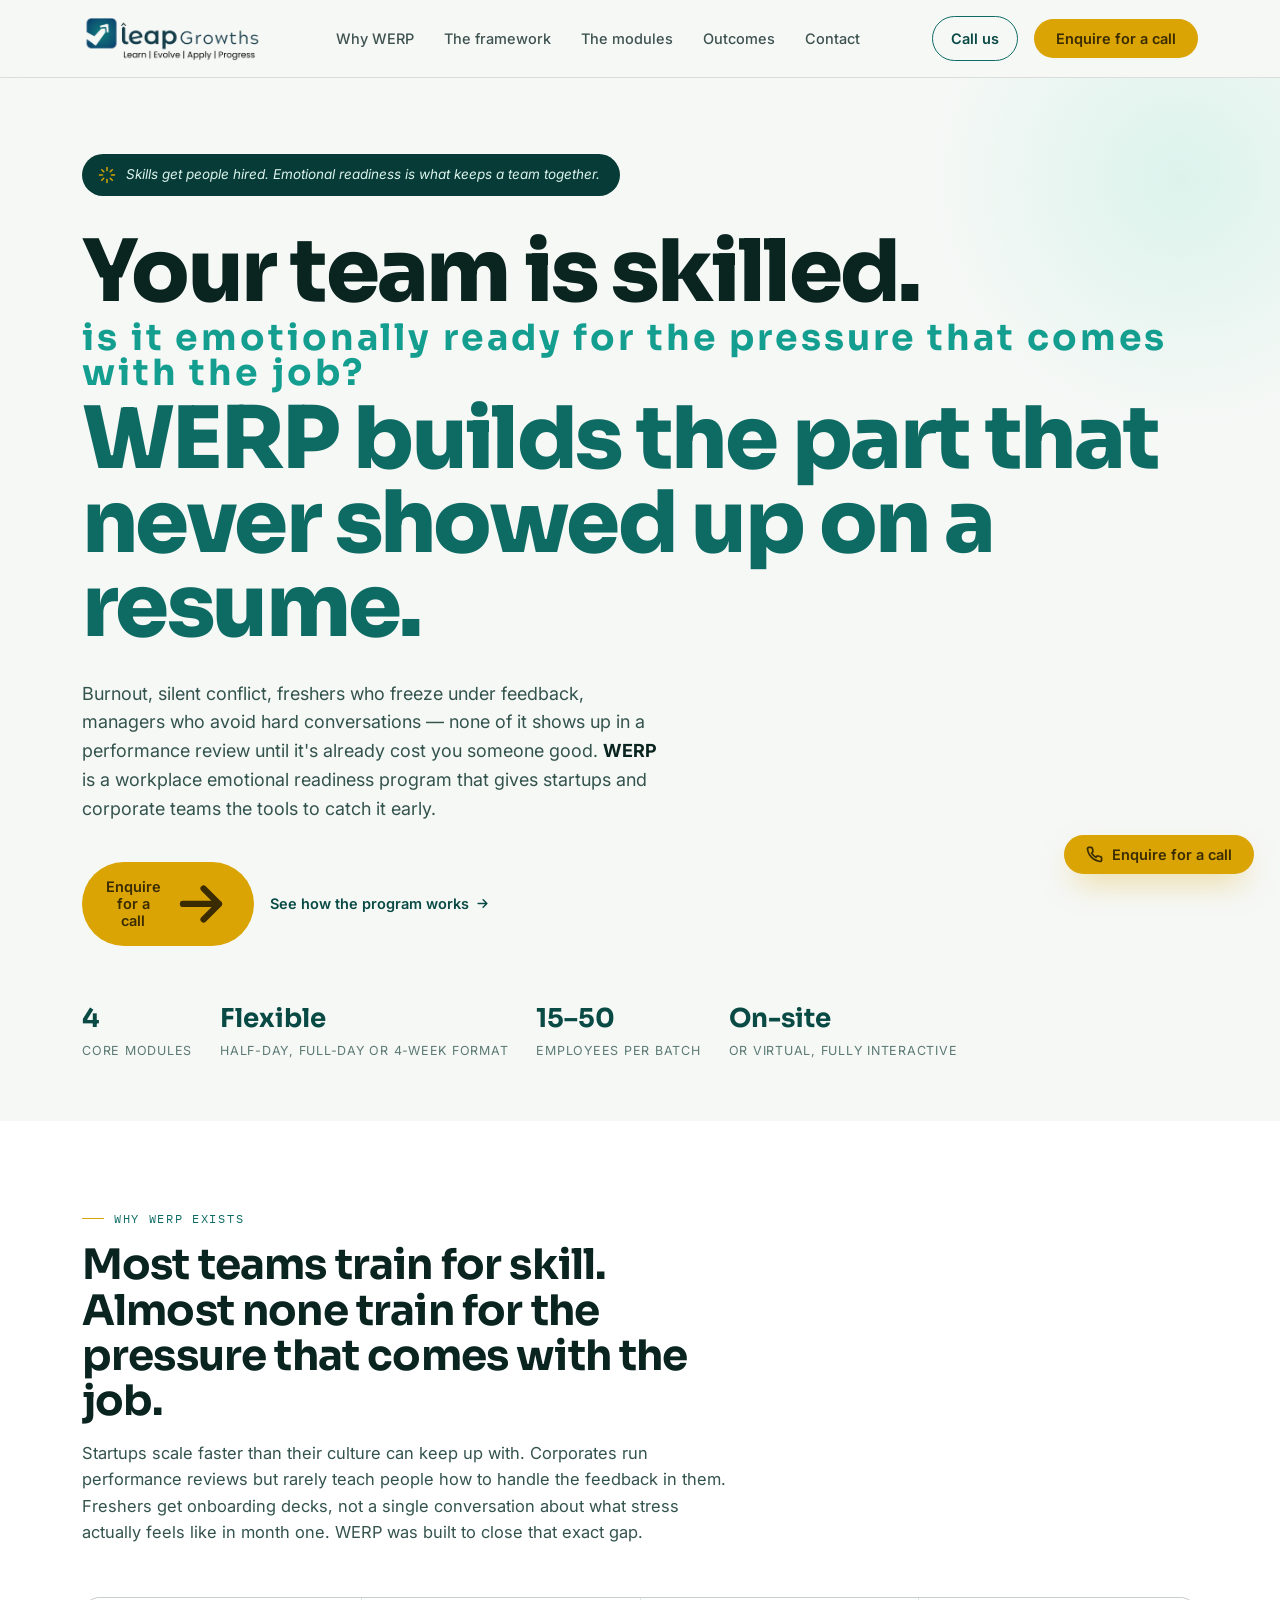
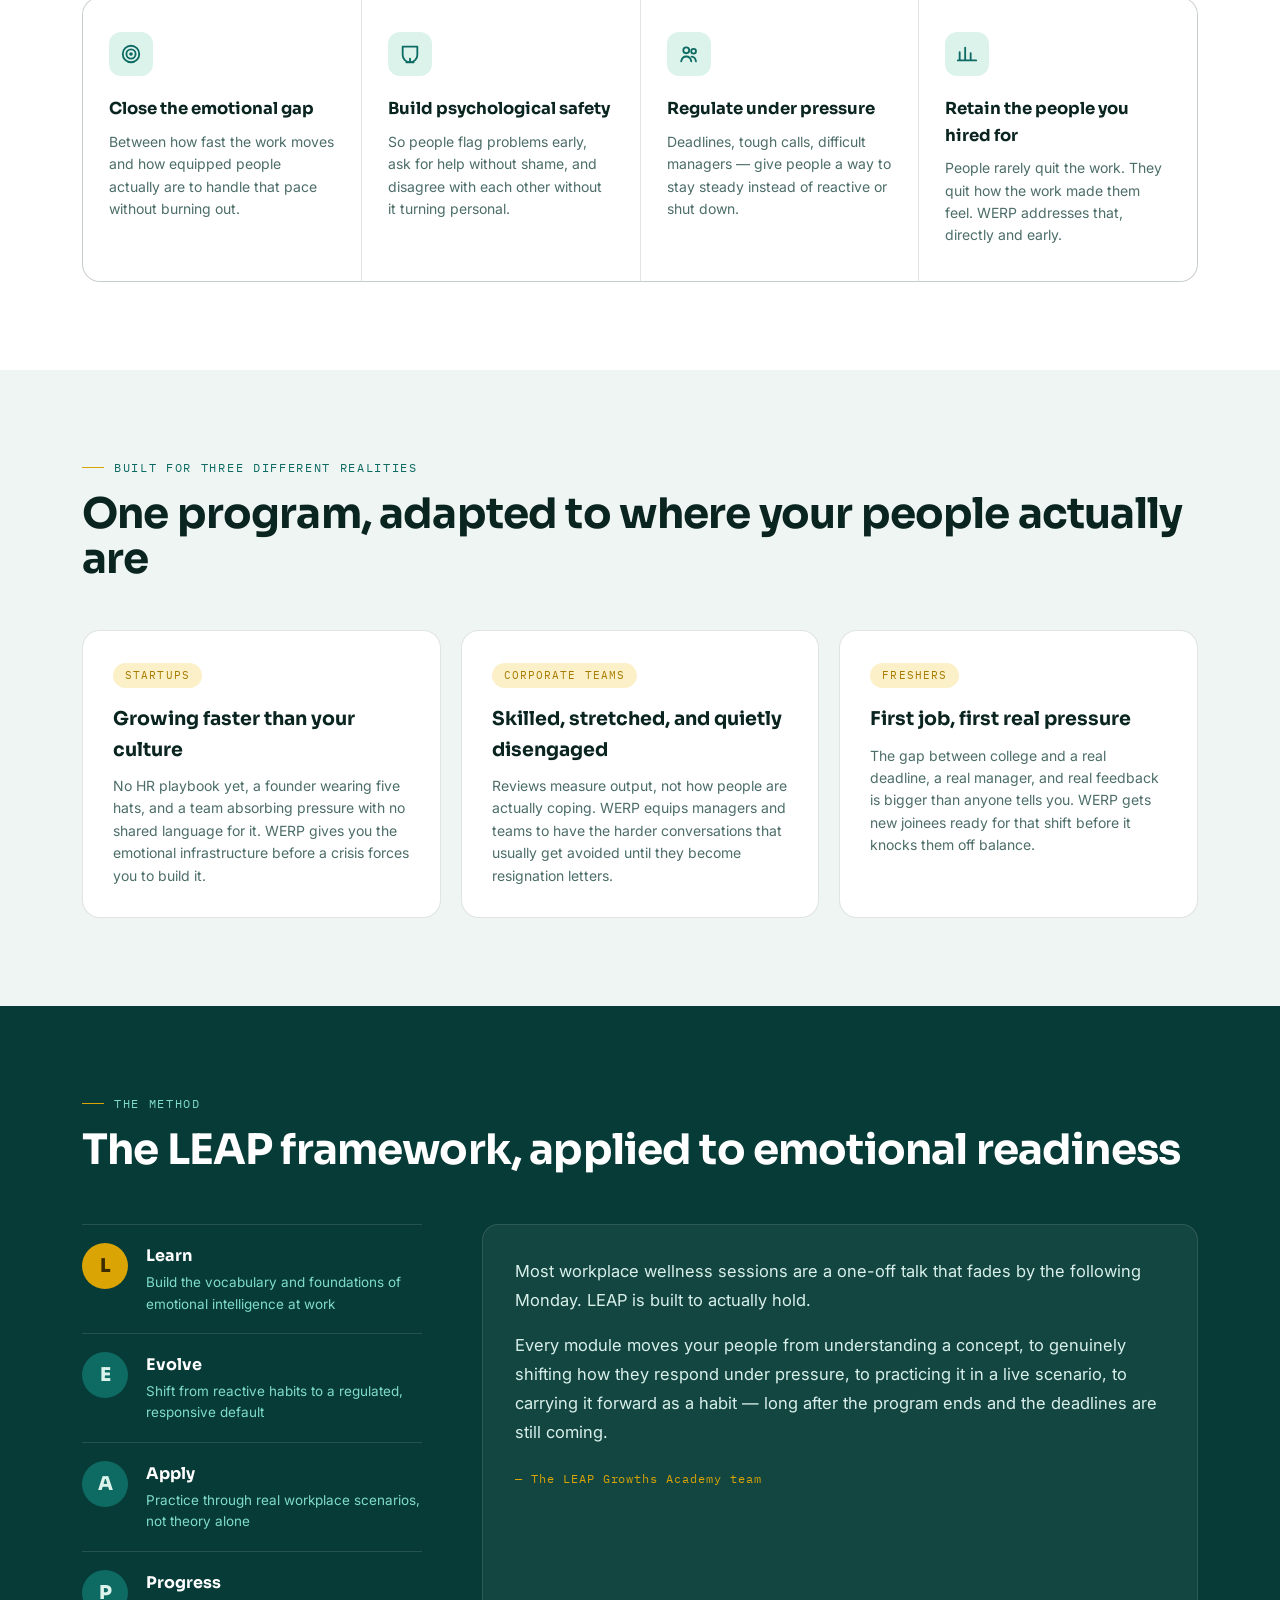
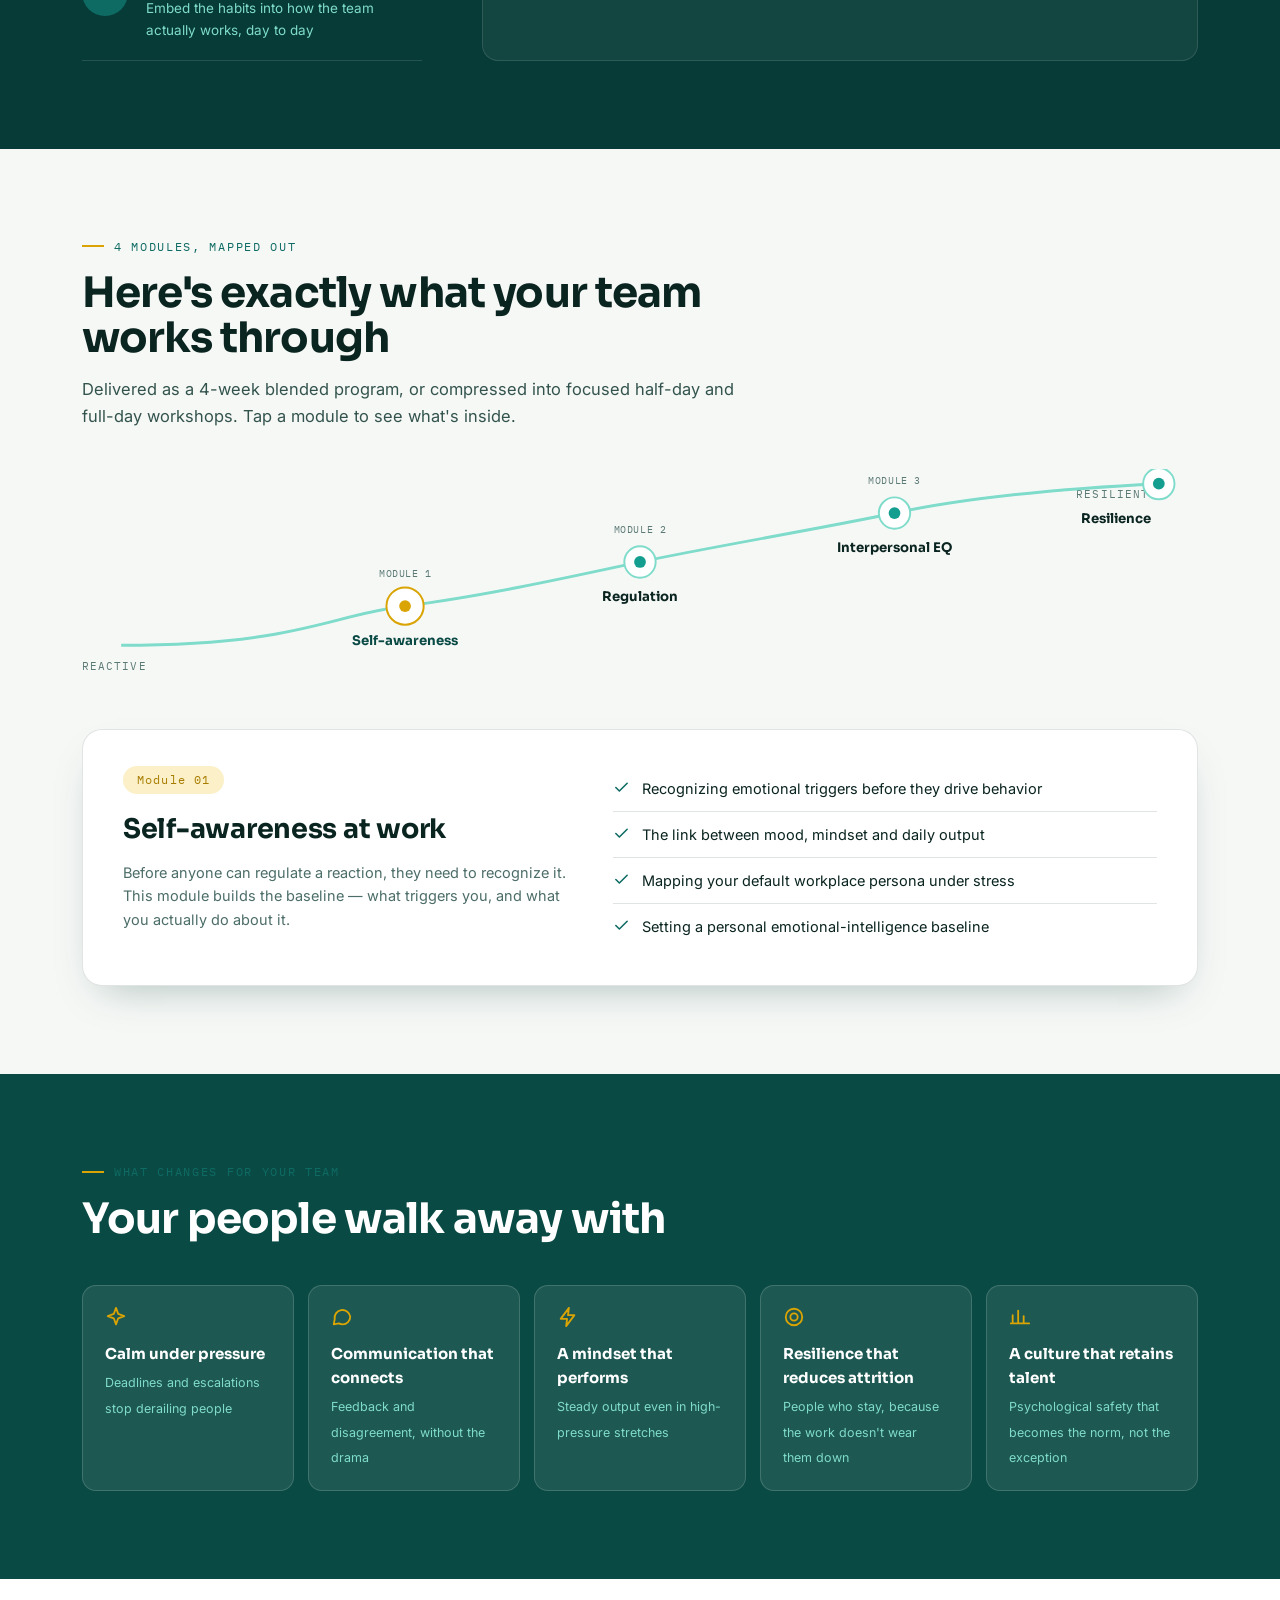
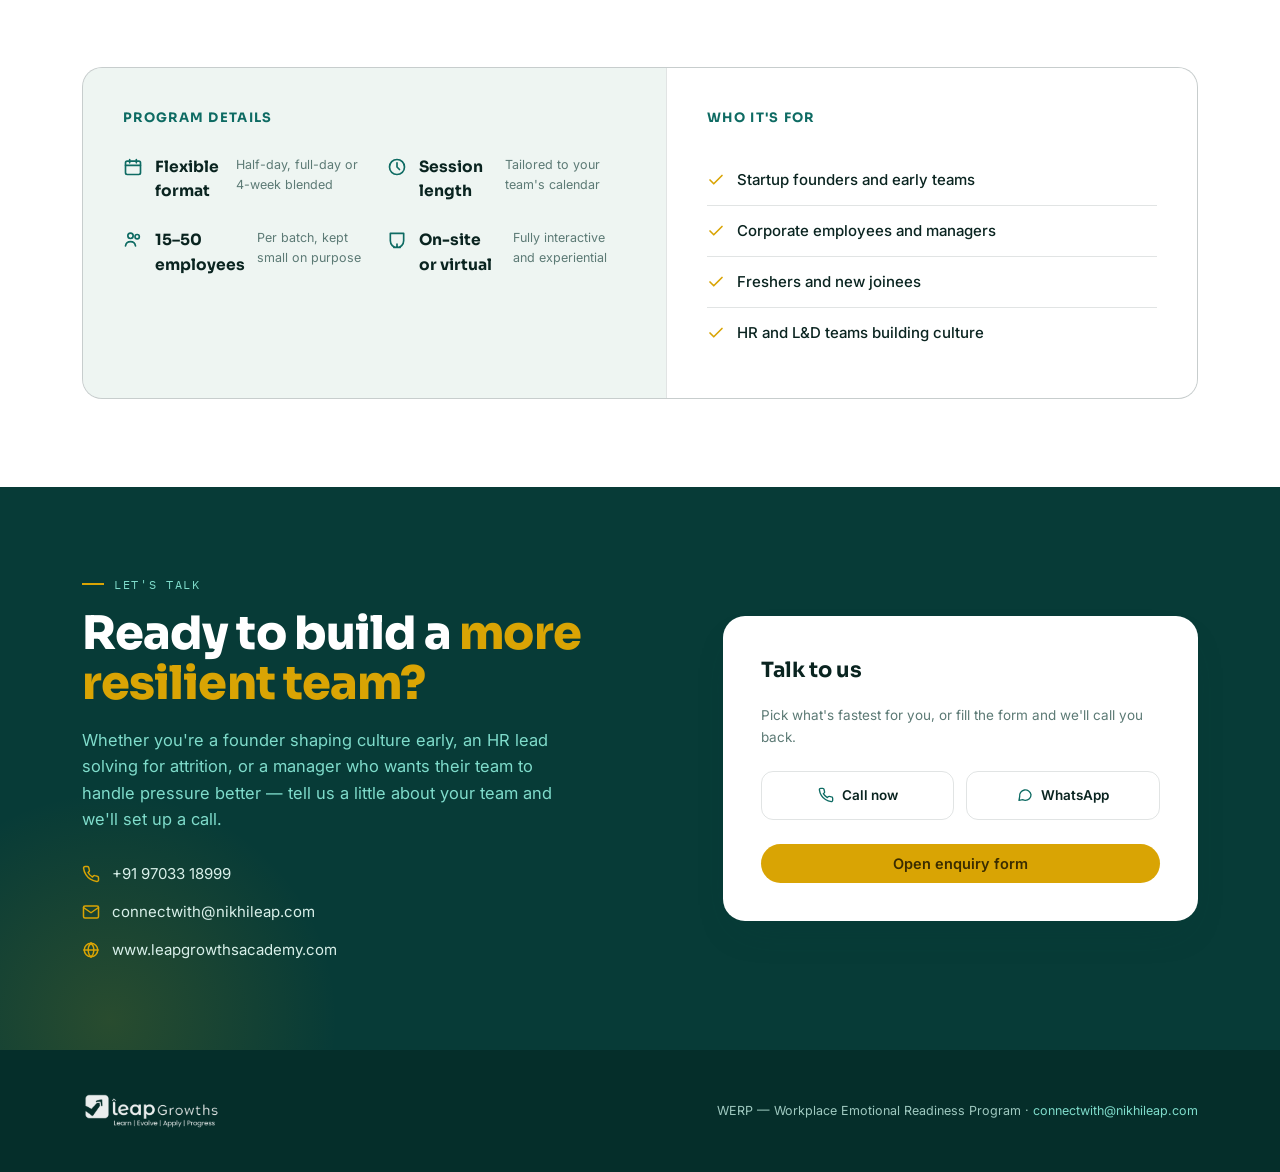
<file: werp.html>
<!DOCTYPE html>
<html lang="en">
<head>
<meta charset="UTF-8">
<meta name="viewport" content="width=device-width, initial-scale=1.0">

<title>WERP — Workplace Emotional Readiness Program | LEAP Growths Academy</title>
<link rel="preconnect" href="https://fonts.googleapis.com">
<link rel="icon" type="image/png" href="/images/favicon.png">
<link rel="preconnect" href="https://fonts.gstatic.com" crossorigin>
<link href="https://fonts.googleapis.com/css2?family=Sora:wght@400;600;700;800&family=Inter:wght@400;500;600&family=IBM+Plex+Mono:wght@500&display=swap" rel="stylesheet">
<style>
  :root{
    --ink:#0A2420;
    --teal-900:#073B37;
    --teal-800:#0A4A44;
    --teal-700:#0E6B63;
    --teal-500:#149E90;
    --teal-300:#7FDCCB;
    --teal-100:#DCF3EC;
    --paper:#F6F8F6;
    --paper-alt:#EEF5F2;
    --amber:#D9A404;
    --amber-dark:#A87C00;
    --amber-light:#FBF0C7;
    --line:rgba(10,36,32,0.12);
    --shadow:0 18px 40px -20px rgba(7,59,55,0.35);
    --disp:'Sora',sans-serif;
    --body:'Inter',sans-serif;
    --mono:'IBM Plex Mono',monospace;
  }
  *{box-sizing:border-box;margin:0;padding:0;}
  html{scroll-behavior:smooth;}
  body{
    font-family:var(--body);
    color:var(--ink);
    background:var(--paper);
    line-height:1.6;
    -webkit-font-smoothing:antialiased;
    overflow-x:hidden;
  }
  img,svg{display:block;max-width:100%;}
  a{color:inherit;text-decoration:none;}
  ul{list-style:none;}
  .wrap{max-width:1180px;margin:0 auto;padding:0 32px;}
  @media(max-width:640px){.wrap{padding:0 20px;}}

  .reveal{opacity:0;transform:translateY(28px);transition:opacity .7s ease, transform .7s ease;}
  .reveal.in-view{opacity:1;transform:translateY(0);}

  header{
    position:sticky;top:0;z-index:50;
    background:rgba(246,248,246,0.88);
    backdrop-filter:blur(10px);
    border-bottom:1px solid var(--line);
  }
  .nav{display:flex;align-items:center;justify-content:space-between;padding:16px 32px;max-width:1180px;margin:0 auto;}
  .brand{display:flex;align-items:center;}
  .brand-logo{height:44px;width:auto;display:block;}
  @media(max-width:640px){.brand-logo{height:36px;}}
  .nav-links{display:flex;gap:30px;font-size:14.5px;font-weight:500;}
  .nav-links a{opacity:.78;transition:opacity .2s;}
  .nav-links a:hover{opacity:1;}
  .nav-cta{display:flex;align-items:center;gap:16px;}
  .btn{
    display:inline-flex;align-items:center;gap:8px;
    font-family:var(--body);font-weight:600;font-size:14.5px;
    padding:11px 22px;border-radius:100px;border:none;cursor:pointer;
    transition:transform .18s ease, box-shadow .18s ease, background .18s ease;
  }
  .btn-amber{background:var(--amber);color:#3A2C00;}
  .btn-amber:hover{background:var(--amber-dark);color:#fff;transform:translateY(-2px);box-shadow:0 10px 24px -8px rgba(217,164,4,.55);}
  .btn-ghost{background:transparent;border:1.5px solid var(--teal-700);color:var(--teal-800);}
  .btn-ghost:hover{background:var(--teal-800);color:#fff;transform:translateY(-2px);}
  .btn-line{background:none;border:none;color:var(--teal-800);font-weight:600;font-size:14.5px;display:inline-flex;align-items:center;gap:6px;cursor:pointer;padding:0;}
  .btn-line svg{width:15px;height:15px;transition:transform .2s;}
  .btn-line:hover svg{transform:translateX(4px);}
  @media(max-width:900px){
    .nav-links{display:none;}
    .nav-cta .btn-ghost{display:none;}
  }
  @media(max-width:640px){.nav{padding:14px 20px;}}

  .hero{position:relative;padding:76px 0 60px;overflow:hidden;}
  .hero::before{
    content:"";position:absolute;top:-160px;right:-160px;width:520px;height:520px;
    background:radial-gradient(circle,var(--teal-100) 0%, transparent 70%);
    z-index:0;
  }
  .hero-inner{position:relative;z-index:1;}
  .quote-pill{
    display:inline-flex;align-items:center;gap:10px;
    background:var(--teal-900);color:var(--teal-100);
    padding:10px 20px 10px 16px;border-radius:100px;
    font-size:13.5px;font-style:italic;margin-bottom:34px;
  }
  .quote-pill svg{width:18px;height:18px;flex-shrink:0;stroke:var(--amber);}
  .hero h1{
    font-family:var(--disp);font-weight:800;letter-spacing:-0.03em;
    font-size:clamp(42px,7.2vw,86px);line-height:0.98;
  }
  .hero h1 .line1{display:block;color:var(--ink);}
  .hero h1 .line2{display:block;color:var(--teal-500);font-size:0.42em;font-weight:700;letter-spacing:.08em;margin:6px 0;}
  .hero h1 .line3{
    display:block;
    background:#0E6B63;
    -webkit-background-clip:text;background-clip:text;color:transparent;
  }
  .hero-sub{max-width:580px;font-size:18px;color:#33534D;margin:30px 0 38px;}
  .hero-sub strong{color:var(--ink);}
  .hero-ctas{display:flex;gap:16px;flex-wrap:wrap;align-items:center;}
  .hero-meta{display:flex;gap:28px;margin-top:52px;flex-wrap:wrap;}
  .hero-meta div{display:flex;flex-direction:column;}
  .hero-meta b{font-family:var(--disp);font-size:26px;color:var(--teal-800);}
  .hero-meta span{font-size:12.5px;color:#5C7A75;text-transform:uppercase;letter-spacing:.06em;margin-top:2px;}

  .eyebrow{
    font-family:var(--mono);font-size:12px;letter-spacing:.14em;text-transform:uppercase;
    color:var(--teal-700);display:flex;align-items:center;gap:10px;margin-bottom:14px;
  }
  .eyebrow::before{content:"";width:22px;height:1.5px;background:var(--amber);}
  .section-title{font-family:var(--disp);font-weight:700;font-size:clamp(28px,3.6vw,42px);letter-spacing:-0.02em;line-height:1.08;}
  section{padding:88px 0;}
  @media(max-width:640px){section{padding:60px 0;}}

  .why{background:#fff;}
  .why-head{max-width:660px;margin-bottom:52px;}
  .why-lead{font-size:16.5px;color:#33534D;margin-top:16px;}
  .why-grid{display:grid;grid-template-columns:repeat(4,1fr);gap:1px;background:var(--line);border:1px solid var(--line);border-radius:18px;overflow:hidden;}
  @media(max-width:900px){.why-grid{grid-template-columns:repeat(2,1fr);}}
  @media(max-width:560px){.why-grid{grid-template-columns:1fr;}}
  .why-card{background:#fff;padding:34px 26px;transition:background .25s;}
  .why-card:hover{background:var(--paper-alt);}
  .why-icon{width:44px;height:44px;border-radius:12px;background:var(--teal-100);display:flex;align-items:center;justify-content:center;margin-bottom:20px;}
  .why-icon svg{width:22px;height:22px;stroke:var(--teal-700);}
  .why-card h3{font-family:var(--disp);font-size:16.5px;font-weight:700;margin-bottom:8px;}
  .why-card p{font-size:14px;color:#4C6D68;}

  .audience{background:var(--paper-alt);}
  .audience-grid{display:grid;grid-template-columns:repeat(3,1fr);gap:20px;margin-top:48px;}
  @media(max-width:840px){.audience-grid{grid-template-columns:1fr;}}
  .audience-card{background:#fff;border:1px solid var(--line);border-radius:18px;padding:30px;}
  .audience-card .tag{font-family:var(--mono);font-size:11px;letter-spacing:.1em;text-transform:uppercase;color:var(--amber-dark);background:var(--amber-light);padding:4px 12px;border-radius:100px;display:inline-block;margin-bottom:16px;}
  .audience-card h3{font-family:var(--disp);font-size:19px;font-weight:700;margin-bottom:10px;}
  .audience-card p{font-size:14px;color:#4C6D68;}

  .framework{background:var(--teal-900);color:#fff;}
  .framework .eyebrow{color:var(--teal-300);}
  .framework .eyebrow::before{background:var(--amber);}
  .framework-grid{display:grid;grid-template-columns:340px 1fr;gap:60px;margin-top:52px;}
  @media(max-width:840px){.framework-grid{grid-template-columns:1fr;gap:36px;}}
  .leap-list{display:flex;flex-direction:column;}
  .leap-item{display:flex;gap:18px;padding:18px 0;border-top:1px solid rgba(255,255,255,0.12);cursor:pointer;}
  .leap-item:last-child{border-bottom:1px solid rgba(255,255,255,0.12);}
  .leap-letter{
    width:46px;height:46px;border-radius:50%;flex-shrink:0;
    background:var(--teal-700);color:var(--teal-100);
    display:flex;align-items:center;justify-content:center;
    font-family:var(--disp);font-weight:800;font-size:19px;
  }
  .leap-item.active .leap-letter{background:var(--amber);color:#3A2C00;}
  .leap-item h4{font-family:var(--disp);font-size:16px;margin-bottom:3px;}
  .leap-item p{font-size:13.5px;color:var(--teal-300);}
  .framework-note{
    background:rgba(255,255,255,0.05);border:1px solid rgba(255,255,255,0.12);
    border-radius:16px;padding:32px;
  }
  .framework-note p{font-size:16.5px;color:#D9F0EA;line-height:1.75;}
  .framework-note p + p{margin-top:16px;}
  .framework-note .sign{margin-top:22px;font-family:var(--mono);font-size:12px;color:var(--amber);letter-spacing:.08em;}

  .journey{background:var(--paper);}
  .journey-head{max-width:680px;margin-bottom:40px;}
  .journey-lead{font-size:16.5px;color:#33534D;margin-top:16px;}
  .path-wrap{position:relative;margin:20px 0 44px;}
  .path-svg{width:100%;height:auto;}
  .path-line{fill:none;stroke:var(--teal-300);stroke-width:3;stroke-dasharray:1400;stroke-dashoffset:1400;transition:stroke-dashoffset 1.6s cubic-bezier(.4,0,.2,1);}
  .path-line.drawn{stroke-dashoffset:0;}
  .path-endpoint{font-family:var(--mono);font-size:11px;letter-spacing:.1em;text-transform:uppercase;fill:#5C7A75;}
  .node{cursor:pointer;}
  .node circle.ring{fill:#fff;stroke:var(--teal-300);stroke-width:2;transition:stroke .2s, r .2s;}
  .node circle.dot{fill:var(--teal-500);transition:fill .2s;}
  .node.active circle.ring{stroke:var(--amber);r:19;}
  .node.active circle.dot{fill:var(--amber);}
  .node text.wk{font-family:var(--mono);font-size:10.5px;fill:#5C7A75;letter-spacing:.05em;}
  .node text.name{font-family:var(--disp);font-weight:700;font-size:13.5px;fill:var(--ink);}
  .node.active text.name{fill:var(--teal-800);}

  .week-panels{position:relative;}
  .week-panel{display:none;}
  .week-panel.show{display:block;}
  .week-card{
    background:#fff;border:1px solid var(--line);border-radius:20px;
    padding:36px 40px;box-shadow:var(--shadow);
    display:grid;grid-template-columns:1fr 1.2fr;gap:36px;align-items:start;
  }
  @media(max-width:760px){.week-card{grid-template-columns:1fr;padding:28px 24px;}}
  .week-card .wk-tag{
    display:inline-block;font-family:var(--mono);font-size:11.5px;letter-spacing:.1em;
    background:var(--amber-light);color:var(--amber-dark);padding:5px 14px;border-radius:100px;margin-bottom:14px;
  }
  .week-card h3{font-family:var(--disp);font-weight:700;font-size:27px;letter-spacing:-0.01em;margin-bottom:10px;}
  .week-card .wk-desc{font-size:14.5px;color:#4C6D68;}
  .week-bullets li{
    display:flex;gap:12px;align-items:flex-start;padding:11px 0;border-top:1px solid var(--line);font-size:14.5px;
  }
  .week-bullets li:first-child{border-top:none;}
  .week-bullets svg{width:17px;height:17px;stroke:var(--teal-700);flex-shrink:0;margin-top:2px;}

  .outcomes{background:var(--teal-800);color:#fff;}
  .outcomes-head{max-width:600px;}
  .outcomes-head .section-title{color:#fff;}
  .chip-row{display:flex;flex-wrap:wrap;gap:14px;margin-top:44px;}
  .chip{
    background:rgba(255,255,255,0.08);border:1px solid rgba(255,255,255,0.16);
    border-radius:14px;padding:20px 22px;flex:1 1 190px;
    transition:background .2s, border-color .2s, transform .2s;
  }
  .chip:hover{background:rgba(255,255,255,0.14);border-color:var(--amber);transform:translateY(-3px);}
  .chip svg{width:22px;height:22px;stroke:var(--amber);margin-bottom:14px;}
  .chip b{display:block;font-family:var(--disp);font-size:15px;margin-bottom:3px;}
  .chip span{font-size:12.5px;color:var(--teal-300);}

  .details{background:#fff;}
  .details-grid{display:grid;grid-template-columns:1.1fr 1fr;gap:1px;background:var(--line);border:1px solid var(--line);border-radius:20px;overflow:hidden;}
  @media(max-width:840px){.details-grid{grid-template-columns:1fr;}}
  .details-col{background:var(--paper-alt);padding:40px;}
  .details-col h3{font-family:var(--disp);font-size:13px;letter-spacing:.1em;text-transform:uppercase;color:var(--teal-700);margin-bottom:26px;}
  .detail-items{display:grid;grid-template-columns:1fr 1fr;gap:24px;}
  .detail-items div{display:flex;gap:12px;align-items:flex-start;}
  .detail-items svg{width:20px;height:20px;stroke:var(--teal-700);flex-shrink:0;margin-top:2px;}
  .detail-items b{display:block;font-family:var(--disp);font-size:15.5px;}
  .detail-items span{font-size:12.5px;color:#5C7A75;}
  .ideal-col{background:#fff;padding:40px;}
  .ideal-col h3{font-family:var(--disp);font-size:13px;letter-spacing:.1em;text-transform:uppercase;color:var(--teal-700);margin-bottom:26px;}
  .ideal-list li{display:flex;gap:12px;align-items:center;padding:13px 0;border-top:1px solid var(--line);font-size:15px;font-weight:500;}
  .ideal-list li:first-child{border-top:none;}
  .ideal-list svg{width:18px;height:18px;stroke:var(--amber);flex-shrink:0;}

  .contact{background:var(--teal-900);color:#fff;position:relative;overflow:hidden;}
  .contact::after{
    content:"";position:absolute;bottom:-200px;left:-120px;width:460px;height:460px;
    background:radial-gradient(circle,rgba(217,164,4,0.16) 0%, transparent 70%);
  }
  .contact-inner{position:relative;z-index:1;display:grid;grid-template-columns:1.1fr .9fr;gap:60px;align-items:center;}
  @media(max-width:900px){.contact-inner{grid-template-columns:1fr;gap:36px;}}
  .contact h2{font-family:var(--disp);font-weight:800;font-size:clamp(30px,4.2vw,46px);letter-spacing:-0.02em;line-height:1.1;}
  .contact h2 span{color:var(--amber);}
  .contact p{font-size:16.5px;color:var(--teal-300);margin:18px 0 30px;max-width:480px;}
  .contact-links{display:flex;flex-direction:column;gap:14px;margin-top:8px;}
  .contact-links a{display:flex;align-items:center;gap:12px;font-size:15px;color:#D9F0EA;transition:color .2s;}
  .contact-links a:hover{color:var(--amber);}
  .contact-links svg{width:18px;height:18px;stroke:var(--amber);flex-shrink:0;}
  .contact-card{
    background:#fff;color:var(--ink);border-radius:22px;padding:38px;box-shadow:var(--shadow);
  }
  .contact-card h3{font-family:var(--disp);font-size:21px;margin-bottom:8px;}
  .contact-card p.small{font-size:13.5px;color:#5C7A75;margin-bottom:22px;}
  .quick-btns{display:grid;grid-template-columns:1fr 1fr;gap:12px;margin-bottom:18px;}
  .quick-btn{
    display:flex;align-items:center;justify-content:center;gap:8px;
    border:1.5px solid var(--line);border-radius:12px;padding:13px;font-size:13.5px;font-weight:600;
    transition:border-color .2s, background .2s;
  }
  .quick-btn:hover{border-color:var(--teal-700);background:var(--paper-alt);}
  .quick-btn svg{width:16px;height:16px;stroke:var(--teal-700);}

  .float-cta{
    position:fixed;bottom:26px;right:26px;z-index:60;
    display:flex;align-items:center;gap:9px;
    box-shadow:0 14px 32px -10px rgba(217,164,4,.5);
  }
  @media(max-width:560px){.float-cta{right:16px;bottom:16px;padding:12px 18px;font-size:13.5px;}}

  .modal-overlay{
    position:fixed;inset:0;background:rgba(7,20,18,0.6);backdrop-filter:blur(3px);
    display:flex;align-items:center;justify-content:center;padding:24px;z-index:100;
    opacity:0;pointer-events:none;transition:opacity .25s ease;
  }
  .modal-overlay.open{opacity:1;pointer-events:auto;}
  .modal{
    background:#fff;border-radius:22px;max-width:460px;width:100%;padding:36px;
    max-height:88vh;overflow-y:auto;position:relative;
    transform:translateY(18px) scale(.98);transition:transform .25s ease;
  }
  .modal-overlay.open .modal{transform:translateY(0) scale(1);}
  .modal-close{position:absolute;top:18px;right:18px;background:var(--paper-alt);border:none;width:34px;height:34px;border-radius:50%;cursor:pointer;display:flex;align-items:center;justify-content:center;}
  .modal-close svg{width:16px;height:16px;stroke:var(--ink);}
  .modal-eyebrow{font-family:var(--mono);font-size:11px;letter-spacing:.12em;text-transform:uppercase;color:var(--teal-700);margin-bottom:10px;}
  .modal h3{font-family:var(--disp);font-weight:700;font-size:23px;margin-bottom:8px;}
  .modal p.sub{font-size:13.5px;color:#5C7A75;margin-bottom:26px;}
  .field{margin-bottom:16px;}
  .field label{display:block;font-size:12.5px;font-weight:600;color:var(--teal-800);margin-bottom:6px;}
  .field input,.field select,.field textarea{
    width:100%;border:1.5px solid var(--line);border-radius:10px;padding:11px 13px;
    font-family:var(--body);font-size:14.5px;color:var(--ink);background:var(--paper);
    transition:border-color .2s;
  }
  .field input:focus,.field select:focus,.field textarea:focus{outline:none;border-color:var(--teal-500);}
  .field textarea{resize:vertical;min-height:70px;}
  .field-error{font-size:12px;color:#C23B2E;margin-top:5px;display:none;}
  .field.err input,.field.err select{border-color:#C23B2E;}
  .field.err .field-error{display:block;}
  .modal-submit{width:100%;justify-content:center;margin-top:6px;}
  .btn:disabled{opacity:.6;cursor:not-allowed;transform:none;box-shadow:none;}
  .form-submit-error{font-size:13px;color:#C23B2E;margin-top:12px;}
  .success-state{text-align:center;padding:20px 0;}
  .success-state .tick{width:58px;height:58px;border-radius:50%;background:var(--teal-100);display:flex;align-items:center;justify-content:center;margin:0 auto 20px;}
  .success-state .tick svg{width:28px;height:28px;stroke:var(--teal-700);}
  .success-state h3{margin-bottom:8px;}
  .success-state p{font-size:14px;color:#5C7A75;margin-bottom:22px;}

  footer{background:#052E2A;color:#9FC9C0;padding:44px 0;}
  .footer-inner{display:flex;justify-content:space-between;align-items:center;flex-wrap:wrap;gap:16px;}
  footer .fine{font-size:12.5px;}
  footer .fine a{color:var(--teal-300);}

  @media(max-width:640px){
    .quote-pill{font-size:12px;padding:9px 16px 9px 14px;}
    .hero-meta{gap:22px;}
  }
</style>
</head>
<body>

<header>
  <nav class="nav">
    <a href="#" class="brand" aria-label="LEAP Growths Academy — home">
      <img src="/images/full logo without bg.png" alt="LEAP Growths Academy" class="brand-logo">
    </a>
    <div class="nav-links">
      <a href="#why">Why WERP</a>
      <a href="#framework">The framework</a>
      <a href="#journey">The modules</a>
      <a href="#outcomes">Outcomes</a>
      <a href="#contact">Contact</a>
    </div>
    <div class="nav-cta">
      <a href="tel:+919703318999" class="btn-ghost btn" style="padding:10px 18px;">Call us</a>
      <button class="btn btn-amber" onclick="openModal()">Enquire for a call</button>
    </div>
  </nav>
</header>

<section class="hero">
  <div class="wrap hero-inner">
    <div class="quote-pill">
      <svg viewBox="0 0 24 24" fill="none" stroke-width="2" stroke-linecap="round" stroke-linejoin="round"><path d="M12 2v4M12 18v4M4.9 4.9l2.8 2.8M16.3 16.3l2.8 2.8M2 12h4M18 12h4M4.9 19.1l2.8-2.8M16.3 7.7l2.8-2.8"/></svg>
      Skills get people hired. Emotional readiness is what keeps a team together.
    </div>
    <h1>
      <span class="line1">Your team is skilled.</span>
      <span class="line2">is it emotionally ready for the pressure that comes with the job?</span>
      <span class="line3">WERP builds the part that never showed up on a resume.</span>
    </h1>
    <p class="hero-sub">
      Burnout, silent conflict, freshers who freeze under feedback, managers who avoid hard conversations — none of it shows up in a performance review until it's already cost you someone good. <strong>WERP</strong> is a workplace emotional readiness program that gives startups and corporate teams the tools to catch it early.
    </p>
    <div class="hero-ctas">
      <button class="btn btn-amber" onclick="openModal()">
        Enquire for a call
        <svg viewBox="0 0 24 24" fill="none" stroke="currentColor" stroke-width="2.4" stroke-linecap="round" stroke-linejoin="round"><path d="M5 12h14M13 6l6 6-6 6"/></svg>
      </button>
      <a href="#journey" class="btn-line">
        See how the program works
        <svg viewBox="0 0 24 24" fill="none" stroke="currentColor" stroke-width="2.4" stroke-linecap="round" stroke-linejoin="round"><path d="M5 12h14M13 6l6 6-6 6"/></svg>
      </a>
    </div>
    <div class="hero-meta">
      <div><b>4</b><span>Core modules</span></div>
      <div><b>Flexible</b><span>Half-day, full-day or 4-week format</span></div>
      <div><b>15–50</b><span>Employees per batch</span></div>
      <div><b>On-site</b><span>Or virtual, fully interactive</span></div>
    </div>
  </div>
</section>

<section class="why" id="why">
  <div class="wrap">
    <div class="why-head reveal">
      <div class="eyebrow">Why WERP exists</div>
      <h2 class="section-title">Most teams train for skill. Almost none train for the pressure that comes with the job.</h2>
      <p class="why-lead">Startups scale faster than their culture can keep up with. Corporates run performance reviews but rarely teach people how to handle the feedback in them. Freshers get onboarding decks, not a single conversation about what stress actually feels like in month one. WERP was built to close that exact gap.</p>
    </div>
    <div class="why-grid reveal">
      <div class="why-card">
        <div class="why-icon"><svg viewBox="0 0 24 24" fill="none" stroke="currentColor" stroke-width="2" stroke-linecap="round" stroke-linejoin="round"><circle cx="12" cy="12" r="9"/><circle cx="12" cy="12" r="5"/><circle cx="12" cy="12" r="1"/></svg></div>
        <h3>Close the emotional gap</h3>
        <p>Between how fast the work moves and how equipped people actually are to handle that pace without burning out.</p>
      </div>
      <div class="why-card">
        <div class="why-icon"><svg viewBox="0 0 24 24" fill="none" stroke="currentColor" stroke-width="2" stroke-linecap="round" stroke-linejoin="round"><path d="M8 21h8M12 17v4M4 4h16v9a8 8 0 0 1-16 0V4z"/></svg></div>
        <h3>Build psychological safety</h3>
        <p>So people flag problems early, ask for help without shame, and disagree with each other without it turning personal.</p>
      </div>
      <div class="why-card">
        <div class="why-icon"><svg viewBox="0 0 24 24" fill="none" stroke="currentColor" stroke-width="2" stroke-linecap="round" stroke-linejoin="round"><circle cx="9" cy="8" r="3.2"/><circle cx="17" cy="9" r="2.6"/><path d="M3.5 20c.6-3.5 3-5.3 5.5-5.3s4.9 1.8 5.5 5.3M14.8 14.8c2.4.2 4.3 1.9 4.8 5.2"/></svg></div>
        <h3>Regulate under pressure</h3>
        <p>Deadlines, tough calls, difficult managers — give people a way to stay steady instead of reactive or shut down.</p>
      </div>
      <div class="why-card">
        <div class="why-icon"><svg viewBox="0 0 24 24" fill="none" stroke="currentColor" stroke-width="2" stroke-linecap="round" stroke-linejoin="round"><path d="M4 19V10M10 19V5M16 19v-8M22 19H2"/></svg></div>
        <h3>Retain the people you hired for</h3>
        <p>People rarely quit the work. They quit how the work made them feel. WERP addresses that, directly and early.</p>
      </div>
    </div>
  </div>
</section>

<section class="audience">
  <div class="wrap">
    <div class="reveal">
      <div class="eyebrow">Built for three different realities</div>
      <h2 class="section-title">One program, adapted to where your people actually are</h2>
    </div>
    <div class="audience-grid reveal">
      <div class="audience-card">
        <span class="tag">Startups</span>
        <h3>Growing faster than your culture</h3>
        <p>No HR playbook yet, a founder wearing five hats, and a team absorbing pressure with no shared language for it. WERP gives you the emotional infrastructure before a crisis forces you to build it.</p>
      </div>
      <div class="audience-card">
        <span class="tag">Corporate teams</span>
        <h3>Skilled, stretched, and quietly disengaged</h3>
        <p>Reviews measure output, not how people are actually coping. WERP equips managers and teams to have the harder conversations that usually get avoided until they become resignation letters.</p>
      </div>
      <div class="audience-card">
        <span class="tag">Freshers</span>
        <h3>First job, first real pressure</h3>
        <p>The gap between college and a real deadline, a real manager, and real feedback is bigger than anyone tells you. WERP gets new joinees ready for that shift before it knocks them off balance.</p>
      </div>
    </div>
  </div>
</section>

<section class="framework" id="framework">
  <div class="wrap">
    <div class="reveal">
      <div class="eyebrow">The method</div>
      <h2 class="section-title" style="color:#fff;">The LEAP framework, applied to emotional readiness</h2>
    </div>
    <div class="framework-grid reveal">
      <div class="leap-list">
        <div class="leap-item active" data-week="1">
          <div class="leap-letter">L</div>
          <div><h4>Learn</h4><p>Build the vocabulary and foundations of emotional intelligence at work</p></div>
        </div>
        <div class="leap-item" data-week="2">
          <div class="leap-letter">E</div>
          <div><h4>Evolve</h4><p>Shift from reactive habits to a regulated, responsive default</p></div>
        </div>
        <div class="leap-item" data-week="3">
          <div class="leap-letter">A</div>
          <div><h4>Apply</h4><p>Practice through real workplace scenarios, not theory alone</p></div>
        </div>
        <div class="leap-item" data-week="4">
          <div class="leap-letter">P</div>
          <div><h4>Progress</h4><p>Embed the habits into how the team actually works, day to day</p></div>
        </div>
      </div>
      <div class="framework-note">
        <p>Most workplace wellness sessions are a one-off talk that fades by the following Monday. LEAP is built to actually hold.</p>
        <p>Every module moves your people from understanding a concept, to genuinely shifting how they respond under pressure, to practicing it in a live scenario, to carrying it forward as a habit — long after the program ends and the deadlines are still coming.</p>
        <div class="sign">— The LEAP Growths Academy team</div>
      </div>
    </div>
  </div>
</section>

<section class="journey" id="journey">
  <div class="wrap">
    <div class="journey-head reveal">
      <div class="eyebrow">4 modules, mapped out</div>
      <h2 class="section-title">Here's exactly what your team works through</h2>
      <p class="journey-lead">Delivered as a 4-week blended program, or compressed into focused half-day and full-day workshops. Tap a module to see what's inside.</p>
    </div>

    <div class="path-wrap reveal">
      <svg class="path-svg" viewBox="0 0 1140 220" id="pathSvg">
        <text x="0" y="205" class="path-endpoint">Reactive</text>
        <text x="1090" y="30" class="path-endpoint" text-anchor="end">Resilient</text>
        <path class="path-line" id="growthPath" d="M40,180 C220,180 250,150 330,140 S 500,110 570,95 S 760,60 830,45 S 1000,20 1100,15"/>
        <g class="node active" data-week="1" transform="translate(330,140)">
          <circle class="ring" r="16"/><circle class="dot" r="6"/>
          <text class="wk" x="0" y="-30" text-anchor="middle">MODULE 1</text>
          <text class="name" x="0" y="40" text-anchor="middle">Self-awareness</text>
        </g>
        <g class="node" data-week="2" transform="translate(570,95)">
          <circle class="ring" r="16"/><circle class="dot" r="6"/>
          <text class="wk" x="0" y="-30" text-anchor="middle">MODULE 2</text>
          <text class="name" x="0" y="40" text-anchor="middle">Regulation</text>
        </g>
        <g class="node" data-week="3" transform="translate(830,45)">
          <circle class="ring" r="16"/><circle class="dot" r="6"/>
          <text class="wk" x="0" y="-30" text-anchor="middle">MODULE 3</text>
          <text class="name" x="0" y="40" text-anchor="middle">Interpersonal EQ</text>
        </g>
        <g class="node" data-week="4" transform="translate(1100,15)">
          <circle class="ring" r="16"/><circle class="dot" r="6"/>
          <text class="wk" x="-8" y="-30" text-anchor="end">MODULE 4</text>
          <text class="name" x="-8" y="40" text-anchor="end">Resilience</text>
        </g>
      </svg>
    </div>

    <div class="week-panels reveal">
      <div class="week-panel show" id="panel-1">
        <div class="week-card">
          <div>
            <span class="wk-tag">Module 01</span>
            <h3>Self-awareness at work</h3>
            <p class="wk-desc">Before anyone can regulate a reaction, they need to recognize it. This module builds the baseline — what triggers you, and what you actually do about it.</p>
          </div>
          <ul class="week-bullets">
            <li><svg viewBox="0 0 24 24" fill="none" stroke="currentColor" stroke-width="2.2" stroke-linecap="round" stroke-linejoin="round"><path d="M20 6 9 17l-5-5"/></svg>Recognizing emotional triggers before they drive behavior</li>
            <li><svg viewBox="0 0 24 24" fill="none" stroke="currentColor" stroke-width="2.2" stroke-linecap="round" stroke-linejoin="round"><path d="M20 6 9 17l-5-5"/></svg>The link between mood, mindset and daily output</li>
            <li><svg viewBox="0 0 24 24" fill="none" stroke="currentColor" stroke-width="2.2" stroke-linecap="round" stroke-linejoin="round"><path d="M20 6 9 17l-5-5"/></svg>Mapping your default workplace persona under stress</li>
            <li><svg viewBox="0 0 24 24" fill="none" stroke="currentColor" stroke-width="2.2" stroke-linecap="round" stroke-linejoin="round"><path d="M20 6 9 17l-5-5"/></svg>Setting a personal emotional-intelligence baseline</li>
          </ul>
        </div>
      </div>
      <div class="week-panel" id="panel-2">
        <div class="week-card">
          <div>
            <span class="wk-tag">Module 02</span>
            <h3>Regulation under pressure</h3>
            <p class="wk-desc">Deadlines, tough feedback, unexpected escalations — this module gives people a repeatable way to stay steady when the pressure actually hits.</p>
          </div>
          <ul class="week-bullets">
            <li><svg viewBox="0 0 24 24" fill="none" stroke="currentColor" stroke-width="2.2" stroke-linecap="round" stroke-linejoin="round"><path d="M20 6 9 17l-5-5"/></svg>Managing stress and deadlines without shutting down</li>
            <li><svg viewBox="0 0 24 24" fill="none" stroke="currentColor" stroke-width="2.2" stroke-linecap="round" stroke-linejoin="round"><path d="M20 6 9 17l-5-5"/></svg>Responding to criticism instead of reacting to it</li>
            <li><svg viewBox="0 0 24 24" fill="none" stroke="currentColor" stroke-width="2.2" stroke-linecap="round" stroke-linejoin="round"><path d="M20 6 9 17l-5-5"/></svg>Staying composed during conflict or confrontation</li>
            <li><svg viewBox="0 0 24 24" fill="none" stroke="currentColor" stroke-width="2.2" stroke-linecap="round" stroke-linejoin="round"><path d="M20 6 9 17l-5-5"/></svg>Making clear decisions when the stakes feel high</li>
          </ul>
        </div>
      </div>
      <div class="week-panel" id="panel-3">
        <div class="week-card">
          <div>
            <span class="wk-tag">Module 03</span>
            <h3>Interpersonal dynamics</h3>
            <p class="wk-desc">Most workplace friction isn't about the work — it's about how it's communicated. This module rebuilds how your team talks to each other.</p>
          </div>
          <ul class="week-bullets">
            <li><svg viewBox="0 0 24 24" fill="none" stroke="currentColor" stroke-width="2.2" stroke-linecap="round" stroke-linejoin="round"><path d="M20 6 9 17l-5-5"/></svg>Having difficult conversations without avoiding them</li>
            <li><svg viewBox="0 0 24 24" fill="none" stroke="currentColor" stroke-width="2.2" stroke-linecap="round" stroke-linejoin="round"><path d="M20 6 9 17l-5-5"/></svg>Giving feedback that lands, and receiving it without spiraling</li>
            <li><svg viewBox="0 0 24 24" fill="none" stroke="currentColor" stroke-width="2.2" stroke-linecap="round" stroke-linejoin="round"><path d="M20 6 9 17l-5-5"/></svg>Reading team dynamics across roles and personalities</li>
            <li><svg viewBox="0 0 24 24" fill="none" stroke="currentColor" stroke-width="2.2" stroke-linecap="round" stroke-linejoin="round"><path d="M20 6 9 17l-5-5"/></svg>Collaborating across functions without friction</li>
          </ul>
        </div>
      </div>
      <div class="week-panel" id="panel-4">
        <div class="week-card">
          <div>
            <span class="wk-tag">Module 04</span>
            <h3>Resilience and culture</h3>
            <p class="wk-desc">A single workshop fades. This module is about making emotional readiness a habit your team keeps using long after the program ends.</p>
          </div>
          <ul class="week-bullets">
            <li><svg viewBox="0 0 24 24" fill="none" stroke="currentColor" stroke-width="2.2" stroke-linecap="round" stroke-linejoin="round"><path d="M20 6 9 17l-5-5"/></svg>Building psychological safety into daily team habits</li>
            <li><svg viewBox="0 0 24 24" fill="none" stroke="currentColor" stroke-width="2.2" stroke-linecap="round" stroke-linejoin="round"><path d="M20 6 9 17l-5-5"/></svg>Spotting early signs of burnout, in yourself and others</li>
            <li><svg viewBox="0 0 24 24" fill="none" stroke="currentColor" stroke-width="2.2" stroke-linecap="round" stroke-linejoin="round"><path d="M20 6 9 17l-5-5"/></svg>Sustaining motivation past the first few tough weeks</li>
            <li><svg viewBox="0 0 24 24" fill="none" stroke="currentColor" stroke-width="2.2" stroke-linecap="round" stroke-linejoin="round"><path d="M20 6 9 17l-5-5"/></svg>A team resilience roadmap to carry forward</li>
          </ul>
        </div>
      </div>
    </div>
  </div>
</section>

<section class="outcomes" id="outcomes">
  <div class="wrap">
    <div class="outcomes-head reveal">
      <div class="eyebrow">What changes for your team</div>
      <h2 class="section-title">Your people walk away with</h2>
    </div>
    <div class="chip-row reveal">
      <div class="chip">
        <svg viewBox="0 0 24 24" fill="none" stroke="currentColor" stroke-width="2" stroke-linecap="round" stroke-linejoin="round"><path d="M12 2l2.4 6.6L21 11l-6.6 2.4L12 20l-2.4-6.6L3 11l6.6-2.4L12 2z"/></svg>
        <b>Calm under pressure</b><span>Deadlines and escalations stop derailing people</span>
      </div>
      <div class="chip">
        <svg viewBox="0 0 24 24" fill="none" stroke="currentColor" stroke-width="2" stroke-linecap="round" stroke-linejoin="round"><path d="M21 11.5a8.38 8.38 0 0 1-8.5 8.5 8.5 8.5 0 0 1-4-1L3 20l1-5.5a8.5 8.5 0 1 1 17-3z"/></svg>
        <b>Communication that connects</b><span>Feedback and disagreement, without the drama</span>
      </div>
      <div class="chip">
        <svg viewBox="0 0 24 24" fill="none" stroke="currentColor" stroke-width="2" stroke-linecap="round" stroke-linejoin="round"><path d="M13 2 4 14h7l-1 8 9-12h-7l1-8z"/></svg>
        <b>A mindset that performs</b><span>Steady output even in high-pressure stretches</span>
      </div>
      <div class="chip">
        <svg viewBox="0 0 24 24" fill="none" stroke="currentColor" stroke-width="2" stroke-linecap="round" stroke-linejoin="round"><circle cx="12" cy="12" r="9"/><circle cx="12" cy="12" r="4"/></svg>
        <b>Resilience that reduces attrition</b><span>People who stay, because the work doesn't wear them down</span>
      </div>
      <div class="chip">
        <svg viewBox="0 0 24 24" fill="none" stroke="currentColor" stroke-width="2" stroke-linecap="round" stroke-linejoin="round"><path d="M4 19V10M10 19V5M16 19v-8M22 19H2"/></svg>
        <b>A culture that retains talent</b><span>Psychological safety that becomes the norm, not the exception</span>
      </div>
    </div>
  </div>
</section>

<section class="details">
  <div class="wrap">
    <div class="details-grid reveal">
      <div class="details-col">
        <h3>Program details</h3>
        <div class="detail-items">
          <div><svg viewBox="0 0 24 24" fill="none" stroke="currentColor" stroke-width="2" stroke-linecap="round" stroke-linejoin="round"><rect x="3" y="5" width="18" height="16" rx="2"/><path d="M16 3v4M8 3v4M3 10h18"/></svg><div><b>Flexible format</b><span>Half-day, full-day or 4-week blended</span></div></div>
          <div><svg viewBox="0 0 24 24" fill="none" stroke="currentColor" stroke-width="2" stroke-linecap="round" stroke-linejoin="round"><circle cx="12" cy="12" r="9"/><path d="M12 7v5l3 3"/></svg><div><b>Session length</b><span>Tailored to your team's calendar</span></div></div>
          <div><svg viewBox="0 0 24 24" fill="none" stroke="currentColor" stroke-width="2" stroke-linecap="round" stroke-linejoin="round"><circle cx="9" cy="7" r="3.2"/><circle cx="17" cy="8" r="2.6"/><path d="M3 19c.6-3.3 2.9-5 6-5s5.4 1.7 6 5"/></svg><div><b>15–50 employees</b><span>Per batch, kept small on purpose</span></div></div>
          <div><svg viewBox="0 0 24 24" fill="none" stroke="currentColor" stroke-width="2" stroke-linecap="round" stroke-linejoin="round"><path d="M8 21h8M12 17v4M4 4h16v9a8 8 0 0 1-16 0V4z"/></svg><div><b>On-site or virtual</b><span>Fully interactive and experiential</span></div></div>
        </div>
      </div>
      <div class="ideal-col">
        <h3>Who it's for</h3>
        <ul class="ideal-list">
          <li><svg viewBox="0 0 24 24" fill="none" stroke="currentColor" stroke-width="2.2" stroke-linecap="round" stroke-linejoin="round"><path d="M20 6 9 17l-5-5"/></svg>Startup founders and early teams</li>
          <li><svg viewBox="0 0 24 24" fill="none" stroke="currentColor" stroke-width="2.2" stroke-linecap="round" stroke-linejoin="round"><path d="M20 6 9 17l-5-5"/></svg>Corporate employees and managers</li>
          <li><svg viewBox="0 0 24 24" fill="none" stroke="currentColor" stroke-width="2.2" stroke-linecap="round" stroke-linejoin="round"><path d="M20 6 9 17l-5-5"/></svg>Freshers and new joinees</li>
          <li><svg viewBox="0 0 24 24" fill="none" stroke="currentColor" stroke-width="2.2" stroke-linecap="round" stroke-linejoin="round"><path d="M20 6 9 17l-5-5"/></svg>HR and L&amp;D teams building culture</li>
        </ul>
      </div>
    </div>
  </div>
</section>

<section class="contact" id="contact">
  <div class="wrap contact-inner">
    <div class="reveal">
      <div class="eyebrow" style="color:var(--teal-300);">Let's talk</div>
      <h2>Ready to build a <span>more resilient team?</span></h2>
      <p>Whether you're a founder shaping culture early, an HR lead solving for attrition, or a manager who wants their team to handle pressure better — tell us a little about your team and we'll set up a call.</p>
      <div class="contact-links">
        <a href="tel:+919703318999"><svg viewBox="0 0 24 24" fill="none" stroke="currentColor" stroke-width="2" stroke-linecap="round" stroke-linejoin="round"><path d="M22 16.9v3a2 2 0 0 1-2.2 2 19.8 19.8 0 0 1-8.6-3.1 19.5 19.5 0 0 1-6-6A19.8 19.8 0 0 1 2.1 4.2 2 2 0 0 1 4.1 2h3a2 2 0 0 1 2 1.7c.1 1 .4 2 .7 3a2 2 0 0 1-.5 2.1L8 10a16 16 0 0 0 6 6l1.2-1.3a2 2 0 0 1 2.1-.5c1 .3 2 .5 3 .7a2 2 0 0 1 1.7 2z"/></svg>+91 97033 18999</a>
        <a href="mailto:connectwith@nikhileap.com"><svg viewBox="0 0 24 24" fill="none" stroke="currentColor" stroke-width="2" stroke-linecap="round" stroke-linejoin="round"><rect x="2" y="4" width="20" height="16" rx="2"/><path d="m22 6-10 7L2 6"/></svg>connectwith@nikhileap.com</a>
        <a href="https://www.leapgrowthsacademy.com" target="_blank" rel="noopener"><svg viewBox="0 0 24 24" fill="none" stroke="currentColor" stroke-width="2" stroke-linecap="round" stroke-linejoin="round"><circle cx="12" cy="12" r="9"/><path d="M2.5 12h19M12 2.5a15 15 0 0 1 4 9.5 15 15 0 0 1-4 9.5 15 15 0 0 1-4-9.5 15 15 0 0 1 4-9.5z"/></svg>www.leapgrowthsacademy.com</a>
      </div>
    </div>
    <div class="contact-card reveal">
      <h3>Talk to us</h3>
      <p class="small">Pick what's fastest for you, or fill the form and we'll call you back.</p>
      <div class="quick-btns">
        <a class="quick-btn" href="tel:+919703318999"><svg viewBox="0 0 24 24" fill="none" stroke="currentColor" stroke-width="2" stroke-linecap="round" stroke-linejoin="round"><path d="M22 16.9v3a2 2 0 0 1-2.2 2 19.8 19.8 0 0 1-8.6-3.1 19.5 19.5 0 0 1-6-6A19.8 19.8 0 0 1 2.1 4.2 2 2 0 0 1 4.1 2h3a2 2 0 0 1 2 1.7c.1 1 .4 2 .7 3a2 2 0 0 1-.5 2.1L8 10a16 16 0 0 0 6 6l1.2-1.3a2 2 0 0 1 2.1-.5c1 .3 2 .5 3 .7a2 2 0 0 1 1.7 2z"/></svg>Call now</a>
        <a class="quick-btn" href="https://wa.me/919703318999?text=Hi%20Nikhil%2C%20I%20came%20across%20WERP%20from%20your%20webpage%20and%20I%27d%20like%20to%20know%20more%20about%20the%20program.%20Can%20we%20connect..%3F" target="_blank" rel="noopener"><svg viewBox="0 0 24 24" fill="none" stroke="currentColor" stroke-width="2" stroke-linecap="round" stroke-linejoin="round"><path d="M21 11.5a8.38 8.38 0 0 1-8.5 8.5 8.5 8.5 0 0 1-4-1L3 20l1-5.5a8.5 8.5 0 1 1 17-3z"/></svg>WhatsApp</a>
      </div>
      <button class="btn btn-amber modal-submit" onclick="openModal()">Open enquiry form</button>
    </div>
  </div>
</section>

<footer>
  <div class="wrap footer-inner">
    <img src="/images/full logo without bg.png" alt="LEAP Growths Academy" style="height:34px;width:auto;filter:brightness(0) invert(1);opacity:.92;">
    <div class="fine">WERP — Workplace Emotional Readiness Program · <a href="mailto:connectwith@nikhileap.com">connectwith@nikhileap.com</a></div>
  </div>
</footer>

<button class="btn btn-amber float-cta" onclick="openModal()">
  <svg viewBox="0 0 24 24" fill="none" stroke="currentColor" stroke-width="2.4" stroke-linecap="round" stroke-linejoin="round" style="width:17px;height:17px;"><path d="M22 16.9v3a2 2 0 0 1-2.2 2 19.8 19.8 0 0 1-8.6-3.1 19.5 19.5 0 0 1-6-6A19.8 19.8 0 0 1 2.1 4.2 2 2 0 0 1 4.1 2h3a2 2 0 0 1 2 1.7c.1 1 .4 2 .7 3a2 2 0 0 1-.5 2.1L8 10a16 16 0 0 0 6 6l1.2-1.3a2 2 0 0 1 2.1-.5c1 .3 2 .5 3 .7a2 2 0 0 1 1.7 2z"/></svg>
  Enquire for a call
</button>

<div class="modal-overlay" id="modalOverlay" onclick="if(event.target===this)closeModal()">
  <div class="modal">
    <button class="modal-close" onclick="closeModal()" aria-label="Close">
      <svg viewBox="0 0 24 24" fill="none" stroke="currentColor" stroke-width="2.2" stroke-linecap="round" stroke-linejoin="round"><path d="M18 6 6 18M6 6l12 12"/></svg>
    </button>

    <div id="formView">
      <div class="modal-eyebrow">Workplace Emotional Readiness Program</div>
      <h3>Let's set up your call</h3>
      <p class="sub">Share a few details and our team will get back to you within one working day.</p>

      <form id="enquiryForm" novalidate>
        <div class="field" id="f-name">
          <label for="in-name">Full name</label>
          <input type="text" id="in-name" name="name" placeholder="Your name" autocomplete="name">
          <div class="field-error">Enter your name.</div>
        </div>
        <div class="field" id="f-phone">
          <label for="in-phone">Phone number</label>
          <input type="tel" id="in-phone" name="phone" placeholder="10-digit mobile number" autocomplete="tel">
          <div class="field-error">Enter a valid 10-digit number.</div>
        </div>
        <div class="field" id="f-email">
          <label for="in-email">Work email</label>
          <input type="email" id="in-email" name="email" placeholder="you@company.com" autocomplete="email">
          <div class="field-error">Enter a valid email address.</div>
        </div>
        <div class="field" id="f-college">
          <label for="in-college">Company / organization</label>
          <input type="text" id="in-college" name="organisation" placeholder="Where do you work?" autocomplete="organization">
          <div class="field-error">Let us know your company or organization.</div>
        </div>
        <div class="field">
          <label for="in-status">You are a</label>
          <select id="in-status" name="status">
            <option value="Startup founder / leadership">Startup founder / leadership</option>
            <option value="HR / L&D team">HR / L&amp;D team</option>
            <option value="Manager / team lead">Manager / team lead</option>
            <option value="Corporate employee">Corporate employee</option>
            <option value="Fresher / new joinee">Fresher / new joinee</option>
          </select>
        </div>
        <div class="field">
          <label for="in-msg">Anything you'd like us to know? (optional)</label>
          <textarea id="in-msg" name="message" placeholder="Team size, preferred dates, questions..."></textarea>
        </div>
        <button type="submit" class="btn btn-amber modal-submit">Request a callback</button>
        <p class="form-submit-error" id="enquiry-error" hidden></p>
      </form>
    </div>

    <div id="successView" style="display:none;">
      <div class="success-state">
        <div class="tick"><svg viewBox="0 0 24 24" fill="none" stroke="currentColor" stroke-width="2.4" stroke-linecap="round" stroke-linejoin="round"><path d="M20 6 9 17l-5-5"/></svg></div>
        <h3>Request received</h3>
        <p>Thanks — we'll call you within one working day. For anything urgent, reach us directly below.</p>
        <div class="quick-btns">
          <a class="quick-btn" href="tel:+919703318999"><svg viewBox="0 0 24 24" fill="none" stroke="currentColor" stroke-width="2" stroke-linecap="round" stroke-linejoin="round"><path d="M22 16.9v3a2 2 0 0 1-2.2 2 19.8 19.8 0 0 1-8.6-3.1 19.5 19.5 0 0 1-6-6A19.8 19.8 0 0 1 2.1 4.2 2 2 0 0 1 4.1 2h3a2 2 0 0 1 2 1.7c.1 1 .4 2 .7 3a2 2 0 0 1-.5 2.1L8 10a16 16 0 0 0 6 6l1.2-1.3a2 2 0 0 1 2.1-.5c1 .3 2 .5 3 .7a2 2 0 0 1 1.7 2z"/></svg>Call now</a>
          <a class="quick-btn" href="https://wa.me/919703318999?text=Hi%20Nikhil%2C%20I%20came%20across%20WERP%20from%20your%20webpage%20and%20I%27d%20like%20to%20know%20more%20about%20the%20program.%20Can%20we%20connect..%3F" target="_blank" rel="noopener"><svg viewBox="0 0 24 24" fill="none" stroke="currentColor" stroke-width="2" stroke-linecap="round" stroke-linejoin="round"><path d="M21 11.5a8.38 8.38 0 0 1-8.5 8.5 8.5 8.5 0 0 1-4-1L3 20l1-5.5a8.5 8.5 0 1 1 17-3z"/></svg>WhatsApp</a>
        </div>
      </div>
    </div>
  </div>
</div>

<script src="./js/site-config.js"></script>
<script>
  const revealEls = document.querySelectorAll('.reveal');
  const io = new IntersectionObserver((entries)=>{
    entries.forEach(e=>{ if(e.isIntersecting){ e.target.classList.add('in-view'); io.unobserve(e.target); } });
  },{threshold:0.15});
  revealEls.forEach(el=>io.observe(el));

  const pathEl = document.getElementById('growthPath');
  const pathWrap = document.querySelector('.path-wrap');
  const pathIo = new IntersectionObserver((entries)=>{
    entries.forEach(e=>{ if(e.isIntersecting){ pathEl.classList.add('drawn'); pathIo.unobserve(e.target); } });
  },{threshold:0.2});
  if(pathWrap) pathIo.observe(pathWrap);

  const nodes = document.querySelectorAll('.node');
  const panels = document.querySelectorAll('.week-panel');
  const leapItems = document.querySelectorAll('.leap-item');
  function showWeek(n){
    nodes.forEach(node=>node.classList.toggle('active', node.dataset.week===n));
    panels.forEach(p=>p.classList.toggle('show', p.id==='panel-'+n));
    leapItems.forEach(it=>it.classList.toggle('active', it.dataset.week===n));
  }
  nodes.forEach(node=>{
    node.addEventListener('click', ()=> showWeek(node.dataset.week));
  });
  leapItems.forEach(it=>{
    it.addEventListener('click', ()=> showWeek(it.dataset.week));
  });

  const SCRIPT_FALLBACK =
    "https://script.google.com/macros/s/AKfycbwpvOS6jbCGplEcU-6xriKnXHAVcc49937G9dnlMZ-Gj0w5VEPuRr74aBBtRFC-t-RJ/exec";

  function scriptUrl(){
    var config = window.LEAP_CONFIG || {};
    var fromConfig = String(config.GOOGLE_SCRIPT_URL || "").trim();
    if (fromConfig && fromConfig.indexOf("http") === 0) return fromConfig;
    return SCRIPT_FALLBACK;
  }

  const overlay = document.getElementById('modalOverlay');
  const formView = document.getElementById('formView');
  const successView = document.getElementById('successView');
  const submitError = document.getElementById('enquiry-error');
  function openModal(){
    overlay.classList.add('open');
    document.body.style.overflow='hidden';
  }
  function closeModal(){
    overlay.classList.remove('open');
    document.body.style.overflow='';
  }
  function hideSubmitError(){
    if (!submitError) return;
    submitError.hidden = true;
    submitError.textContent = "";
  }
  function showSubmitError(message){
    if (!submitError) return;
    submitError.textContent = message;
    submitError.hidden = false;
  }
  document.addEventListener('keydown', (e)=>{ if(e.key==='Escape') closeModal(); });

  const form = document.getElementById('enquiryForm');
  form.addEventListener('submit', function(e){
    e.preventDefault();
    let valid = true;

    const nameEl = document.getElementById('in-name');
    const phoneEl = document.getElementById('in-phone');
    const emailEl = document.getElementById('in-email');
    const collegeEl = document.getElementById('in-college');
    const statusEl = document.getElementById('in-status');
    const messageEl = document.getElementById('in-msg');
    const submitButton = form.querySelector('[type="submit"]');

    function setErr(fieldId, ok){
      const f = document.getElementById(fieldId);
      f.classList.toggle('err', !ok);
      if(!ok) valid = false;
    }

    hideSubmitError();
    setErr('f-name', nameEl.value.trim().length>1);
    setErr('f-phone', /^[0-9]{10}$/.test(phoneEl.value.trim().replace(/\D/g,'').slice(-10)));
    setErr('f-email', /^[^\s@]+@[^\s@]+\.[^\s@]+$/.test(emailEl.value.trim()));
    setErr('f-college', collegeEl.value.trim().length>1);

    if(!valid) return;

    if (form.getAttribute("data-submitting") === "true") return;

    form.setAttribute("data-submitting", "true");
    if (submitButton) submitButton.disabled = true;

    fetch(scriptUrl(), {
      method: "POST",
      redirect: "follow",
      headers: {
        "Content-Type": "text/plain;charset=utf-8"
      },
      body: JSON.stringify({
        sheet: "Sheet3",
        source: "WERP",
        name: nameEl.value.trim(),
        phone: phoneEl.value.trim(),
        email: emailEl.value.trim(),
        organisation: collegeEl.value.trim(),
        status: statusEl ? statusEl.value : "",
        message: messageEl ? messageEl.value.trim() : ""
      })
    })
      .then(function (response) {
        return response.text().then(function (text) {
          let payload = {};
          try {
            payload = text ? JSON.parse(text) : {};
          } catch (error) {
            payload = {};
          }
          if (!response.ok || payload.result === "error") {
            throw new Error("submit-failed");
          }
        });
      })
      .then(function () {
        formView.style.display='none';
        successView.style.display='block';
        form.reset();
        document.querySelectorAll('.field.err').forEach(f=>f.classList.remove('err'));
      })
      .catch(function (error) {
        if (typeof console !== "undefined" && console.error) {
          console.error("WERP enquiry submit failed", error);
        }
        showSubmitError("Something went wrong. Please try again.");
      })
      .finally(function () {
        form.removeAttribute("data-submitting");
        if (submitButton) submitButton.disabled = false;
      });
  });

  ['in-name','in-phone','in-email','in-college'].forEach(id=>{
    document.getElementById(id).addEventListener('input', function(){
      this.closest('.field').classList.remove('err');
      hideSubmitError();
    });
  });

  overlay.addEventListener('transitionend', function(){
    if(!overlay.classList.contains('open')){
      formView.style.display='block';
      successView.style.display='none';
      hideSubmitError();
    }
  });
</script>

</body>
</html>
</file>
